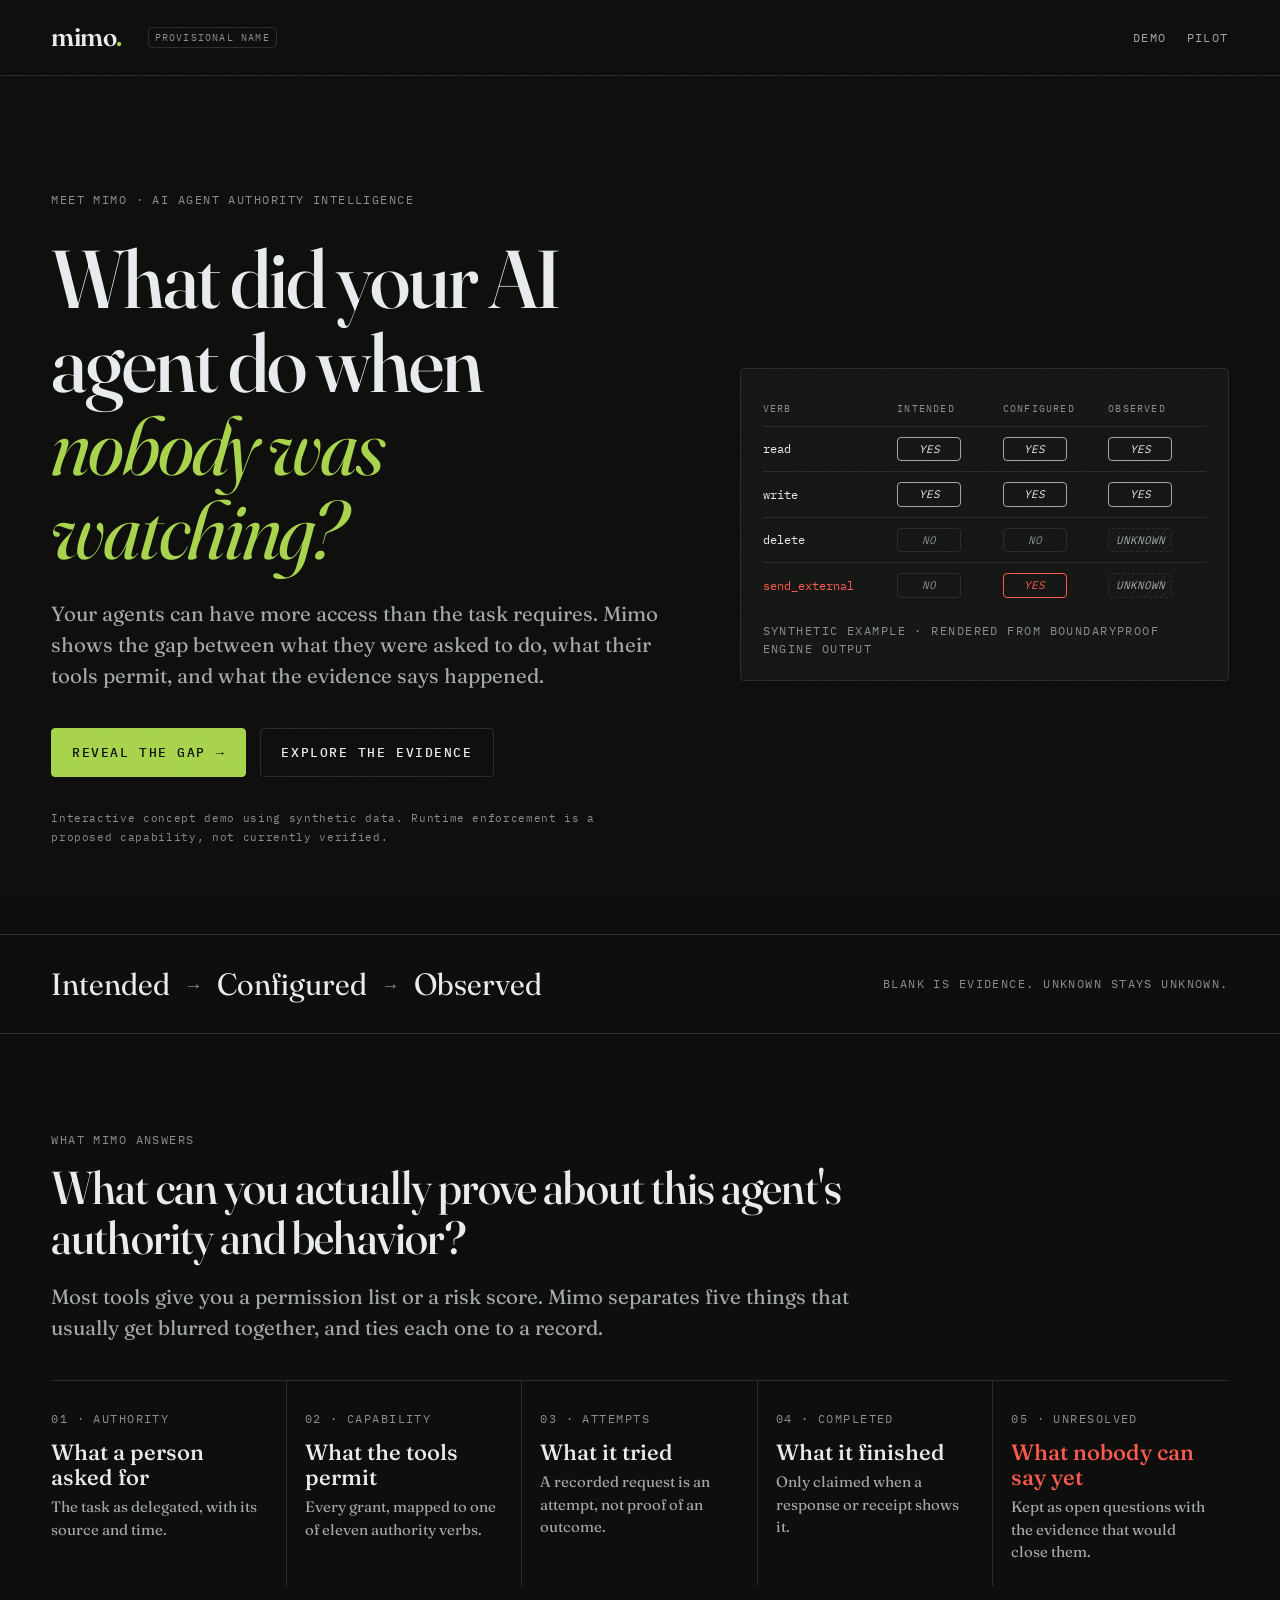
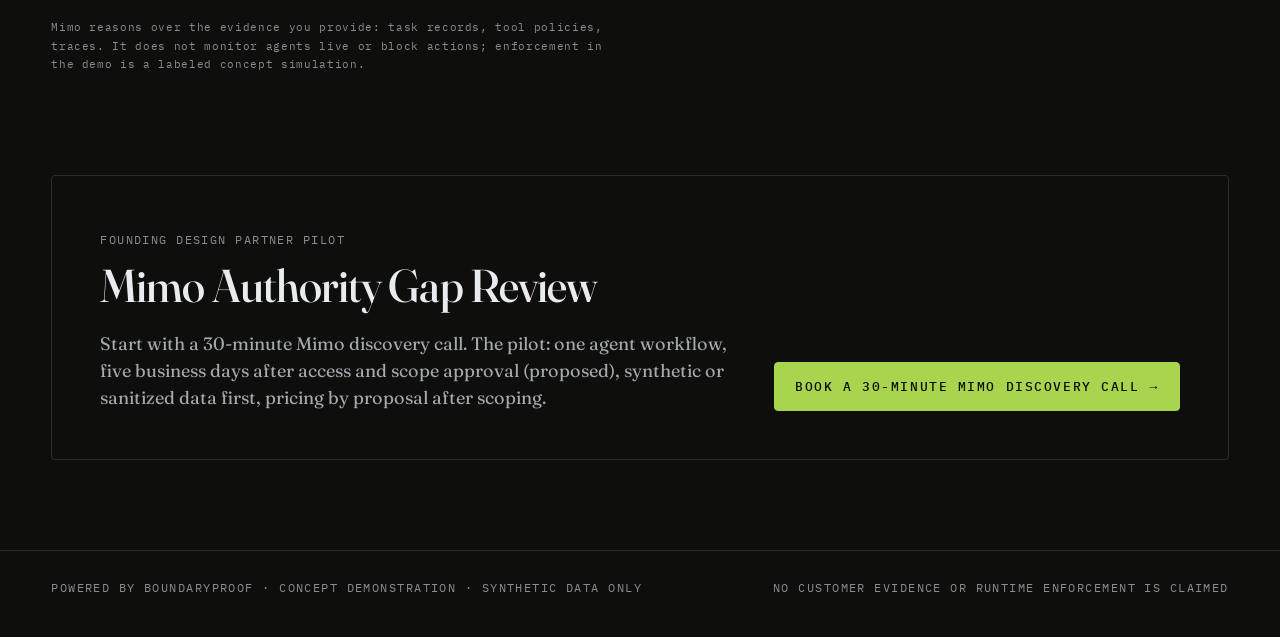
<file: demo/index.html>
<!DOCTYPE html>
<html lang="en">
<head>
<meta charset="utf-8">
<meta name="viewport" content="width=device-width, initial-scale=1">
<title>Mimo · Agent authority, made visible (concept demo)</title>
<meta name="description" content="See the gap between what an AI agent was asked to do, what its tools permit, and what the evidence says happened. Concept demo using synthetic data.">
<meta name="robots" content="noindex">
<link rel="icon" href="data:image/svg+xml,%3Csvg xmlns=%22http://www.w3.org/2000/svg%22 viewBox=%220 0 16 16%22%3E%3Crect width=%2216%22 height=%2216%22 fill=%22%230E0F0D%22/%3E%3Crect x=%2211%22 y=%2211%22 width=%223%22 height=%223%22 fill=%22%23A9D44D%22/%3E%3C/svg%3E">
<link rel="stylesheet" href="css/style.css">
<script src="js/core.js"></script>
<script src="js/copy.js"></script>
<script src="js/engine-data.js"></script>
<script src="js/ui-common.js"></script>
</head>
<body>
<header class="bar">
  <a class="wordmark" href="index.html" data-internal>mimo<span class="dot">.</span></a>
  <span class="provisional" title="Working name pending naming clearance">Provisional name</span>
  <nav style="margin-left:auto">
    <a href="demo.html" data-internal class="hide-sm">Demo</a>
    <a href="pilot.html" data-internal>Pilot</a>
  </nav>
</header>

<main>
  <section class="hero" data-variant-root>
    <div>
      <div class="label eyebrow" data-copy="eyebrow"></div>
      <h1 data-copy-html="headline"></h1>
      <p class="subhead" data-copy="subhead"></p>
      <div class="cta-row">
        <a class="btn" id="primary-cta" href="demo.html" data-internal><span data-copy="cta"></span> <span class="arrow" aria-hidden="true">→</span></a>
        <a class="btn ghost" id="secondary-cta" href="demo.html#proof" data-internal data-copy="secondaryCta"></a>
      </div>
      <p class="disclosure" data-copy="disclosure"></p>
    </div>

    <figure class="figure" aria-label="Example authority matrix with one mismatch" style="margin:0">
      <div class="figrow head"><span>Verb</span><span>Intended</span><span>Configured</span><span>Observed</span></div>
      <div id="fig-rows"></div>
      <figcaption class="figcap label">Synthetic example · rendered from BoundaryProof engine output</figcaption>
    </figure>
  </section>

  <div class="proofstrip" aria-label="Proof strip">
    <span class="step">Intended</span><span class="sep">→</span>
    <span class="step">Configured</span><span class="sep">→</span>
    <span class="step">Observed</span>
    <span class="label" style="margin-left:auto">Blank is evidence. Unknown stays unknown.</span>
  </div>

  <section class="section">
    <span class="label">What Mimo answers</span>
    <h2 style="margin-top:12px;max-width:20em">What can you actually prove about this agent's authority and behavior?</h2>
    <p class="subhead" style="max-width:40em">Most tools give you a permission list or a risk score. Mimo separates five things that usually get blurred together, and ties each one to a record.</p>
    <div class="ladder">
      <div><span class="label">01 · Authority</span><h3>What a person asked for</h3><p>The task as delegated, with its source and time.</p></div>
      <div><span class="label">02 · Capability</span><h3>What the tools permit</h3><p>Every grant, mapped to one of eleven authority verbs.</p></div>
      <div><span class="label">03 · Attempts</span><h3>What it tried</h3><p>A recorded request is an attempt, not proof of an outcome.</p></div>
      <div><span class="label">04 · Completed</span><h3>What it finished</h3><p>Only claimed when a response or receipt shows it.</p></div>
      <div class="unk"><span class="label">05 · Unresolved</span><h3>What nobody can say yet</h3><p>Kept as open questions with the evidence that would close them.</p></div>
    </div>
    <p class="disclosure">Mimo reasons over the evidence you provide: task records, tool policies, traces. It does not monitor agents live or block actions; enforcement in the demo is a labeled concept simulation.</p>
  </section>

  <section class="section" style="padding-top:0">
    <div class="pilot-band">
      <div>
        <span class="label">Founding design partner pilot</span>
        <h2 style="margin-top:10px" data-copy="pilotHeadline"></h2>
        <p data-copy="pilotLine"></p>
      </div>
      <a class="btn" id="pilot-cta" href="pilot.html#request" data-internal><span data-copy="pilotCta"></span> <span class="arrow" aria-hidden="true">→</span></a>
    </div>
  </section>
</main>

<footer class="foot">
  <span class="label">Powered by BoundaryProof · Concept demonstration · Synthetic data only</span>
  <span class="label">No customer evidence or runtime enforcement is claimed</span>
</footer>

<script>
(function () {
  var M = window.Mimo, copy = window.MimoCopy.forVariant(M.ctx.variant);
  document.documentElement.setAttribute("data-variant", copy.variant);
  document.querySelectorAll("[data-copy]").forEach(function (el) { el.textContent = copy[el.getAttribute("data-copy")]; });
  document.querySelectorAll("[data-copy-html]").forEach(function (el) { el.innerHTML = copy[el.getAttribute("data-copy-html")]; });
  // Figure rows come straight from the real engine's matrix for the demo scenario.
  var rows = window.MIMO_ENGINE.assessment.matrix.filter(function (r) { return ["read", "write", "send_external", "delete"].indexOf(r.verb) >= 0; });
  document.getElementById("fig-rows").innerHTML = rows.map(function (r) {
    var hot = r.verb === "send_external";
    function cell(v, isHot) { return "<span><i class='cell-state " + (isHot ? "hot" : v) + "'>" + v + "</i></span>"; }
    return "<div class='figrow" + (hot ? " hot" : "") + "'><span class='verb'>" + r.verb + "</span>" +
      cell(r.intended) + cell(r.configured, hot && r.configured !== r.intended) + cell(r.observed) + "</div>";
  }).join("");
  M.analytics.track("landing_view", { page: "landing", angle: copy.angle });
  document.getElementById("primary-cta").addEventListener("click", function () {
    try { sessionStorage.setItem("mimo.entry", "primary_cta"); } catch (e) {}
  });
  document.getElementById("secondary-cta").addEventListener("click", function () {
    try { sessionStorage.setItem("mimo.entry", "secondary_cta"); } catch (e) {}
  });
  document.getElementById("pilot-cta").addEventListener("click", function () {
    M.analytics.track("pilot_cta_click", { from: "landing" });
  });
})();
</script>
</body>
</html>
</file>
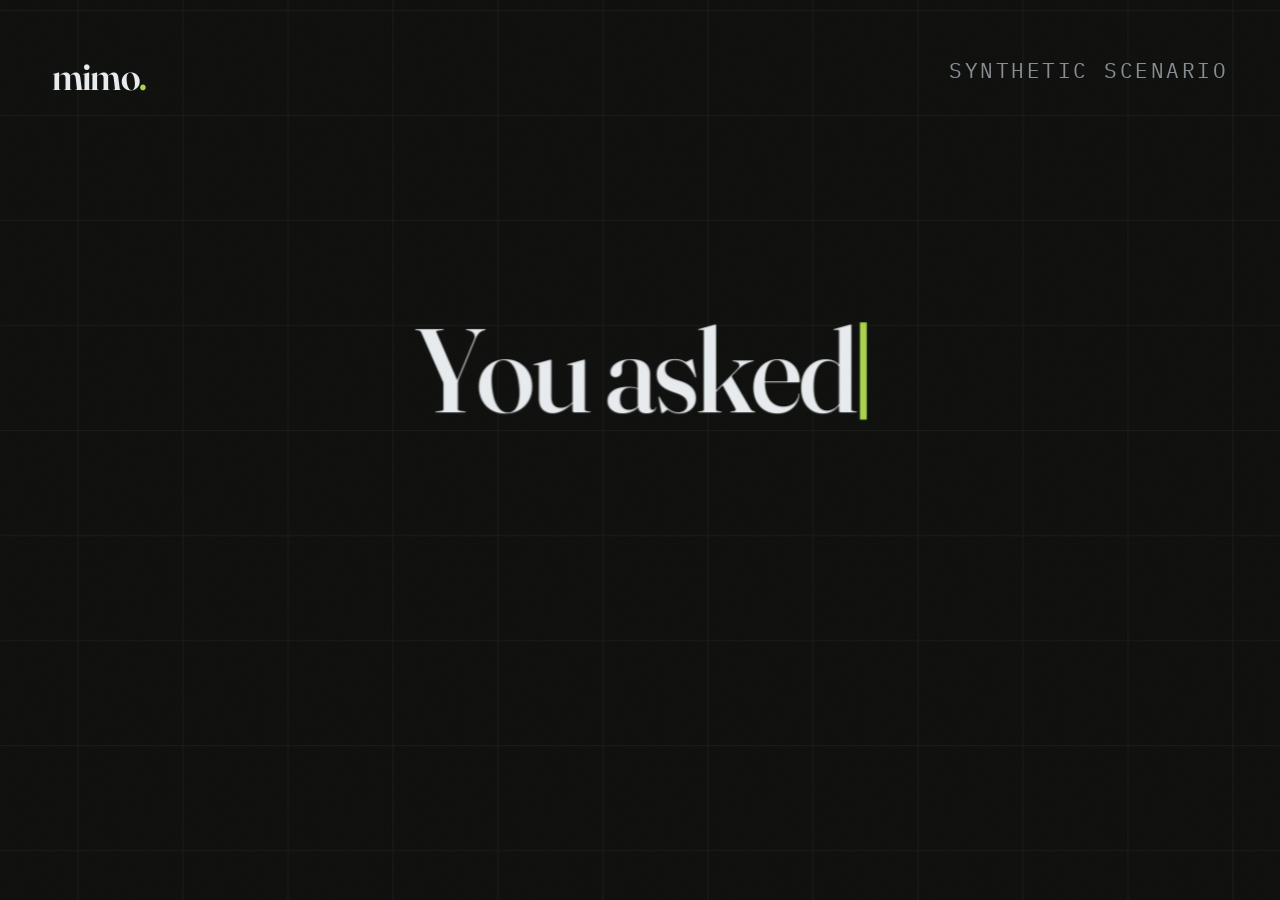
<file: demo/motion/index.html>
<!DOCTYPE html>
<html lang="en">
<head>
<meta charset="utf-8">
<meta name="viewport" content="width=device-width, initial-scale=1">
<title>Mimo · 50-second product film (synthetic data)</title>
<meta name="robots" content="noindex">
<!--
  Motion piece in the grammar of a SaaS launch film: kinetic type, floating UI
  in perspective, camera push-ins, a cursor beat, a dark-to-light "check"
  section, a three-beat benefit line and a logo outro. Palette stays Redacted
  (no glows, no purple gradients, no bouncy easing).

  Deterministic: the whole frame is a pure function of time. window.seek(t)
  renders time t in seconds; demo/tools/render_motion.py steps it at 30 fps.
  Opening the page plays it in real time. ?t=12.5 freezes on one frame.
  Every number and id on screen comes from the synthetic scenario and the
  real BoundaryProof engine output for it.
-->
<style>
@font-face { font-family: "Fraunces"; src: url(../fonts/fraunces-opsz.woff2) format("woff2-variations"); font-weight: 100 900; font-style: normal; }
@font-face { font-family: "Fraunces"; src: url(../fonts/fraunces-opsz-italic.woff2) format("woff2-variations"); font-weight: 100 900; font-style: italic; }
@font-face { font-family: "Plex Mono"; src: url(../fonts/plex-mono-400.woff2) format("woff2"); font-weight: 400; }
@font-face { font-family: "Plex Mono"; src: url(../fonts/plex-mono-500.woff2) format("woff2"); font-weight: 500; }
@font-face { font-family: "Plex Mono"; src: url(../fonts/plex-mono-600.woff2) format("woff2"); font-weight: 600; }
:root {
  --bg: #0E0F0D; --bg2: #151714; --text: #E8ECEF; --muted: #878D91; --line: #2A2D2A;
  --accent: #A9D44D; --alert: #FF5A4E; --paper: #E8ECEF; --ink: #0E0F0D; --paper-line: #C9CFD3;
  --serif: "Fraunces", Georgia, serif; --mono: "Plex Mono", ui-monospace, monospace;
  /* stage unit: 1u = 1/100 of the shorter stage side, so 16:9 and 4:5 share one layout */
  --u: min(1.05vw, 1.45vh);
}
* { box-sizing: border-box; }
html, body { margin: 0; height: 100%; background: var(--bg); overflow: hidden; }
body { color: var(--text); font-family: var(--serif); -webkit-font-smoothing: antialiased; font-variation-settings: "opsz" 144; }
#stage { position: fixed; inset: 0; overflow: hidden; perspective: calc(240 * var(--u)); }
#paper { position: absolute; inset: 0; background: var(--paper); }
#grain { position: absolute; inset: 0; pointer-events: none; opacity: .035; z-index: 50;
  background-image: url("data:image/svg+xml;utf8,<svg xmlns='http://www.w3.org/2000/svg' width='200' height='200'><filter id='n'><feTurbulence type='fractalNoise' baseFrequency='.9' numOctaves='2' stitchTiles='stitch'/></filter><rect width='100%' height='100%' filter='url(%23n)'/></svg>"); }
#grid { position: absolute; inset: -10%; z-index: 0; opacity: .5;
  background-image: linear-gradient(var(--line) 1px, transparent 1px), linear-gradient(90deg, var(--line) 1px, transparent 1px);
  background-size: calc(8 * var(--u)) calc(8 * var(--u)); }
.scene { position: absolute; inset: 0; display: flex; flex-direction: column; align-items: center; justify-content: center; gap: calc(3 * var(--u)); transform-style: preserve-3d; }
.k { will-change: transform, opacity, filter; transform-style: preserve-3d; }
.big { font-weight: 500; letter-spacing: -.03em; line-height: 1.02; text-align: center; font-size: calc(9 * var(--u)); max-width: 92vw; }
.mid { font-weight: 500; letter-spacing: -.025em; line-height: 1.05; text-align: center; font-size: calc(6.4 * var(--u)); max-width: 90vw; }
.mono { font-family: var(--mono); letter-spacing: .12em; text-transform: uppercase; font-size: calc(1.6 * var(--u)); }
.alert { color: var(--alert); } .accent { color: var(--accent); } .muted { color: var(--muted); }
.caret { display: inline-block; width: calc(.5 * var(--u)); height: .82em; background: var(--accent); vertical-align: -.06em; margin-left: .06em; }
em.unk { font-style: italic; color: var(--muted); text-decoration: underline dashed var(--alert); text-decoration-thickness: calc(.35 * var(--u)); text-underline-offset: .14em; }
.card { background: var(--bg2); border: calc(.18 * var(--u)) solid var(--line); border-radius: calc(.6 * var(--u)); padding: calc(2.2 * var(--u)) calc(2.6 * var(--u)); }
.paper .card { background: #fff; border-color: var(--paper-line); color: var(--ink); }
.row { display: flex; gap: calc(2 * var(--u)); align-items: stretch; justify-content: center; flex-wrap: wrap; }
.tool { width: calc(30 * var(--u)); }
.tool .n { font-family: var(--mono); font-size: calc(2.6 * var(--u)); }
.tool .d { color: var(--muted); font-size: calc(1.9 * var(--u)); margin: calc(1 * var(--u)) 0 calc(1.6 * var(--u)); }
.pill { display: inline-block; font-family: var(--mono); font-size: calc(1.5 * var(--u)); letter-spacing: .12em; text-transform: uppercase; padding: calc(.5 * var(--u)) calc(1 * var(--u)); border-radius: calc(.5 * var(--u)); border: calc(.15 * var(--u)) solid currentColor; margin-right: calc(.6 * var(--u)); }
.pill.fill { background: var(--accent); color: var(--bg); border-color: var(--accent); font-weight: 600; }
.tool.out { border-color: var(--alert); } .tool.out .n { color: var(--alert); }
.trace { width: min(86vw, calc(120 * var(--u))); font-family: var(--mono); font-size: calc(2.3 * var(--u)); padding: 0; }
.trace .l { display: grid; grid-template-columns: 7em 6em 1fr auto; gap: 1.2em; padding: calc(1.6 * var(--u)) calc(2.4 * var(--u)); border-bottom: calc(.15 * var(--u)) solid var(--line); align-items: center; }
.trace .l:last-child { border-bottom: 0; }
.trace .t, .trace .i { color: var(--muted); }
.trace .st { font-size: .7em; letter-spacing: .1em; padding: .3em .6em; border: calc(.15 * var(--u)) solid var(--line); border-radius: .3em; color: var(--muted); }
.trace .l.hot { background: rgba(255,90,78,.08); } .trace .l.hot .c { color: var(--alert); }
.trace .l.hot .st { color: var(--alert); border-color: var(--alert); border-style: dashed; }
.wordmark { font-weight: 600; letter-spacing: -.03em; font-size: calc(16 * var(--u)); line-height: 1; }
.wordmark .dot { color: var(--accent); display: inline-block; }
.col { width: calc(30 * var(--u)); text-align: left; }
.col h4 { margin: 0; font-family: var(--mono); font-weight: 500; letter-spacing: .14em; font-size: calc(1.8 * var(--u)); }
.col .q { color: #5F666A; font-size: calc(1.8 * var(--u)); margin: calc(.6 * var(--u)) 0 calc(2 * var(--u)); }
.col .v { font-family: var(--mono); font-size: calc(4.6 * var(--u)); font-weight: 600; letter-spacing: .04em; }
.col .src { font-family: var(--mono); font-size: calc(1.3 * var(--u)); color: #5F666A; margin-top: calc(1.4 * var(--u)); letter-spacing: .06em; }
.col.hot { border-color: var(--alert) !important; } .col.hot .v { color: var(--alert); }
.col.unk { border-style: dashed !important; border-color: var(--alert) !important; background: repeating-linear-gradient(135deg, #fff 0 calc(.9*var(--u)), #FBEDEC calc(.9*var(--u)) calc(1*var(--u))) !important; }
.col.unk .v { color: #5F666A; }
.gap { font-family: var(--mono); font-weight: 600; letter-spacing: .16em; font-size: calc(2.2 * var(--u)); color: #fff; background: var(--alert); padding: calc(1 * var(--u)) calc(1.8 * var(--u)); border-radius: calc(.5 * var(--u)); }
.ev { width: min(86vw, calc(84 * var(--u))); position: relative; }
.ev .li { display: grid; grid-template-columns: 5.5em 1fr; gap: 1em; font-size: calc(2.4 * var(--u)); padding: calc(1.3 * var(--u)) 0; border-bottom: calc(.15 * var(--u)) solid var(--line); }
.ev .li:last-child { border-bottom: 0; }
.ev .id { font-family: var(--mono); color: var(--accent); }
.ev .s { font-family: var(--mono); font-size: .62em; color: var(--muted); margin-top: .3em; letter-spacing: .04em; }
.bracket { position: absolute; width: calc(5 * var(--u)); height: calc(5 * var(--u)); border: calc(.45 * var(--u)) solid var(--accent); }
.bracket.tl { left: calc(-1.4 * var(--u)); top: calc(-1.4 * var(--u)); border-right: 0; border-bottom: 0; }
.bracket.tr { right: calc(-1.4 * var(--u)); top: calc(-1.4 * var(--u)); border-left: 0; border-bottom: 0; }
.bracket.bl { left: calc(-1.4 * var(--u)); bottom: calc(-1.4 * var(--u)); border-right: 0; border-top: 0; }
.bracket.br { right: calc(-1.4 * var(--u)); bottom: calc(-1.4 * var(--u)); border-left: 0; border-top: 0; }
.scan { position: absolute; left: 0; right: 0; height: calc(.3 * var(--u)); background: var(--accent); opacity: .7; }
.tile { width: calc(30 * var(--u)); }
.tile .k2 { font-family: var(--mono); font-size: calc(1.5 * var(--u)); letter-spacing: .14em; text-transform: uppercase; color: var(--muted); }
.tile .v2 { font-size: calc(4.4 * var(--u)); line-height: 1.05; margin-top: calc(1 * var(--u)); }
.tile .s2 { font-family: var(--mono); font-size: calc(1.3 * var(--u)); color: var(--muted); margin-top: calc(1.2 * var(--u)); letter-spacing: .05em; }
.tile.unk { border-style: dashed; border-color: var(--alert); background: repeating-linear-gradient(135deg, var(--bg2) 0 calc(.9*var(--u)), #1E1714 calc(.9*var(--u)) calc(1*var(--u))); }
.gatecard { width: min(86vw, calc(88 * var(--u))); border-style: dashed; border-color: var(--muted); }
.gatecard .q3 { font-size: calc(3.4 * var(--u)); line-height: 1.2; margin: calc(1.6 * var(--u)) 0 calc(2.6 * var(--u)); }
.btn { display: inline-block; font-family: var(--mono); font-size: calc(1.9 * var(--u)); letter-spacing: .12em; text-transform: uppercase; padding: calc(1.4 * var(--u)) calc(2.2 * var(--u)); border-radius: calc(.5 * var(--u)); border: calc(.18 * var(--u)) solid var(--line); margin-right: calc(1.2 * var(--u)); color: var(--text); }
.btn.primary { background: var(--accent); color: var(--bg); border-color: var(--accent); font-weight: 600; }
.simtag { font-family: var(--mono); font-size: calc(1.4 * var(--u)); letter-spacing: .14em; text-transform: uppercase; color: var(--muted); border: calc(.15 * var(--u)) dashed var(--muted); padding: calc(.5 * var(--u)) calc(.9 * var(--u)); border-radius: calc(.4 * var(--u)); display: inline-block; }
.cursor { position: absolute; width: calc(3.2 * var(--u)); height: calc(3.2 * var(--u)); z-index: 40; }
.ring { width: calc(22 * var(--u)); height: calc(22 * var(--u)); }
.endpill { font-family: var(--mono); font-size: calc(2 * var(--u)); letter-spacing: .1em; background: var(--ink); color: var(--paper); padding: calc(1.2 * var(--u)) calc(2.2 * var(--u)); border-radius: calc(5 * var(--u)); }
.foot { position: absolute; left: 0; right: 0; bottom: calc(4 * var(--u)); text-align: center; }
.corner { position: absolute; left: calc(4 * var(--u)); top: calc(4 * var(--u)); font-family: var(--serif); font-weight: 600; font-size: calc(3 * var(--u)); letter-spacing: -.02em; }
.corner .dot { color: var(--accent); }
.badge { position: absolute; right: calc(4 * var(--u)); top: calc(4.4 * var(--u)); }
/* portrait (4:5) tweaks */
@media (max-aspect-ratio: 1/1) {
  .row.cols { flex-direction: column; align-items: center; gap: calc(1.6 * var(--u)); }
  .col, .tile, .tool { width: calc(78 * var(--u)); }
  .col .v, .tile .v2 { font-size: calc(5 * var(--u)); }
  .col .q { margin-bottom: calc(1 * var(--u)); }
  .trace .l { grid-template-columns: 1fr auto; } .trace .i { display: none; } .trace .t { display: none; }
}
</style>
</head>
<body>
<div id="stage">
  <div id="paper" class="k" data-k="paper"></div>
  <div id="grid" class="k" data-k="grid"></div>
  <div class="corner k" data-k="corner">mimo<span class="dot">.</span></div>
  <div class="badge k mono muted" data-k="badge">Synthetic scenario</div>

  <!-- S1 0-5: the ask -->
  <section class="scene k" data-k="s1">
    <div class="big k" data-k="s1a"><span data-type="s1a">You asked your AI agent</span><span class="caret k" data-k="caret1"></span></div>
    <div class="big k accent" data-k="s1b"><em style="font-style:italic;font-weight:400" data-type="s1b">for a summary.</em></div>
  </section>

  <!-- S2 5-10: the grant -->
  <section class="scene k" data-k="s2">
    <div class="mid k" data-k="s2a">It had permission to <span class="alert">export customer records.</span></div>
    <div class="row k" data-k="s2row">
      <div class="card tool k" data-k="t1"><div class="n">tickets.read</div><div class="d">Read support tickets</div><span class="pill accent">In task</span></div>
      <div class="card tool k" data-k="t2"><div class="n">summaries.write</div><div class="d">Save a summary</div><span class="pill accent">In task</span></div>
      <div class="card tool out k" data-k="t3"><div class="n">customers.export</div><div class="d">Export rows to an external destination</div><span class="pill alert">Not in task</span></div>
    </div>
  </section>

  <!-- S3 10-15: the attempt -->
  <section class="scene k" data-k="s3">
    <div class="card trace k" data-k="trace">
      <div class="l k" data-k="l1"><span class="t">14:02:19</span><span class="i">TC-7781</span><span class="c">tickets.read(queue: "support")</span><span class="st">completed</span></div>
      <div class="l k" data-k="l2"><span class="t">14:02:27</span><span class="i">TC-7782</span><span class="c">customers.export(rows: 2400)</span><span class="st">completion unknown</span></div>
      <div class="l k" data-k="l3"><span class="t">14:02:41</span><span class="i">TC-7783</span><span class="c">summaries.write(themes: 5)</span><span class="st">completed</span></div>
    </div>
    <div class="mid alert k" data-k="s3a">It attempted an export.</div>
  </section>

  <!-- S4 15-19: the unknown -->
  <section class="scene k" data-k="s4">
    <div class="big k" data-k="s4a">Did it complete?</div>
    <div class="big k" data-k="s4b"><em class="unk">We don't know.</em></div>
    <div class="mono muted k" data-k="s4c">The trace records the request. No response. No receipt.</div>
  </section>

  <!-- S5 19-23: meet -->
  <section class="scene k" data-k="s5">
    <div class="mid muted k" data-k="s5a">Meet</div>
    <div class="wordmark k" data-k="s5b">mimo<span class="dot k" data-k="s5dot">.</span></div>
    <div class="k" data-k="s5c"><span class="pill fill">What can you actually prove?</span></div>
  </section>

  <!-- S6 23-26: quick check (light) -->
  <section class="scene k" data-k="s6" style="color:var(--ink)">
    <div class="mid k" data-k="s6a"><span data-type="s6a">Time for a quick check</span></div>
  </section>

  <!-- S7 26-33: three columns (light) -->
  <section class="scene paper k" data-k="s7" style="color:var(--ink)">
    <div class="row cols k" data-k="s7row">
      <div class="card col k" data-k="c1"><h4>INTENDED</h4><div class="q">What the user authorized</div><div class="v">NO</div><div class="src">EV-01 · REQ-0412</div></div>
      <div class="card col hot k" data-k="c2"><h4>CONFIGURED</h4><div class="q">What the tools permit</div><div class="v">YES</div><div class="src">EV-02 · mock-tool-policy.json</div></div>
      <div class="card col unk k" data-k="c3"><h4>OBSERVED</h4><div class="q">What the evidence establishes</div><div class="v">UNKNOWN</div><div class="src">EV-05 · TC-7782</div></div>
    </div>
    <div class="k" data-k="s7gap"><span class="gap">AUTHORITY GAP · send_external</span></div>
  </section>

  <!-- S8 33-40: evidence + three answers (dark) -->
  <section class="scene k" data-k="s8">
    <div class="card ev k" data-k="ev">
      <span class="bracket tl"></span><span class="bracket tr"></span><span class="bracket bl"></span><span class="bracket br"></span>
      <div class="scan k" data-k="scan"></div>
      <div class="li"><span class="id">EV-01</span><div>Task scope: summarize five complaints. No export requested.<div class="s">document · user request REQ-0412</div></div></div>
      <div class="li"><span class="id">EV-02</span><div>Tool policy grants customers.export.<div class="s">config · mock-tool-policy.json</div></div></div>
      <div class="li"><span class="id">EV-05</span><div>customers.export requested, rows = 2400. No response recorded.<div class="s">log · trace TC-7782</div></div></div>
    </div>
  </section>
  <section class="scene k" data-k="s8b">
    <div class="row cols k" data-k="tiles">
      <div class="card tile k" data-k="g1"><div class="k2">Risk severity</div><div class="v2">Critical</div><div class="s2">Engine · F-01</div></div>
      <div class="card tile k" data-k="g2"><div class="k2">Evidence confidence</div><div class="v2">Medium</div><div class="s2">Engine · EV-01, EV-02, EV-05</div></div>
      <div class="card tile unk k" data-k="g3"><div class="k2">Action outcome</div><div class="v2">Attempted.<br><span class="alert">Completion UNKNOWN.</span></div><div class="s2">From the dossier, not detected live</div></div>
    </div>
  </section>

  <!-- S9 40-45: simulated gate + report -->
  <section class="scene k" data-k="s9">
    <div class="card gatecard k" data-k="gate">
      <span class="simtag">Concept simulation · not live enforcement</span>
      <div class="q3">support-summarizer-01 wants to export 2,400 customer rows. The request was a summary.</div>
      <span class="btn primary k" data-k="holdbtn">Hold for approval</span><span class="btn">Allow once</span>
    </div>
    <svg class="cursor k" data-k="cursor" viewBox="0 0 24 24"><path d="M3 2 L3 20 L8 15 L11.5 22 L14.5 20.6 L11 13.8 L18 13.8 Z" fill="#E8ECEF" stroke="#0E0F0D" stroke-width="1.2" stroke-linejoin="round"/></svg>
  </section>
  <section class="scene k" data-k="s9b">
    <svg class="ring k" data-k="ring" viewBox="0 0 100 100" aria-hidden="true">
      <circle cx="50" cy="50" r="44" fill="none" stroke="#2A2D2A" stroke-width="4"/>
      <circle class="k" data-k="ringarc" cx="50" cy="50" r="44" fill="none" stroke="#A9D44D" stroke-width="4" stroke-linecap="round" pathLength="100" stroke-dasharray="100" transform="rotate(-90 50 50)"/>
      <path class="k" data-k="tick" d="M31 51 L45 64 L70 38" fill="none" stroke="#A9D44D" stroke-width="5" stroke-linecap="round" stroke-linejoin="round" pathLength="100" stroke-dasharray="100"/>
    </svg>
    <div class="mid k" data-k="s9a">Evidence report ready.</div>
    <div class="mono muted k" data-k="s9c">Real BoundaryProof engine output · synthetic scenario</div>
  </section>

  <!-- S10 45-49: benefits (light) -->
  <section class="scene k" data-k="s10" style="color:var(--ink)">
    <div class="big k" data-k="b1">See the gap.</div>
    <div class="big k" data-k="b2">Keep the unknowns.</div>
    <div class="big k" data-k="b3"><em style="font-weight:400">Prove it.</em></div>
  </section>

  <!-- S11 49-53: outro (light) -->
  <section class="scene k" data-k="s11" style="color:var(--ink)">
    <div class="wordmark k" data-k="o1">mimo<span class="dot">.</span></div>
    <div class="k" data-k="o2"><span class="endpill">becomingbeta.com/mimo</span></div>
    <div class="mono k" data-k="o3" style="color:#5F666A">Book a 30-minute Mimo discovery call</div>
    <div class="foot mono k" data-k="o4" style="color:#5F666A;font-size:calc(1.2*var(--u))">Synthetic data · Powered by BoundaryProof · Mimo is a provisional name</div>
  </section>

  <div id="grain"></div>
</div>

<script>
(function () {
  "use strict";
  var DURATION = 53;
  var E = {
    lin: function (x) { return x; },
    out: function (x) { return 1 - Math.pow(1 - x, 3); },          // calm decel, no overshoot
    io: function (x) { return x < .5 ? 4 * x * x * x : 1 - Math.pow(-2 * x + 2, 3) / 2; },
    expo: function (x) { return x === 1 ? 1 : 1 - Math.pow(2, -10 * x); }
  };
  var el = {}; document.querySelectorAll("[data-k]").forEach(function (n) { el[n.getAttribute("data-k")] = n; });
  var typed = {}; document.querySelectorAll("[data-type]").forEach(function (n) { typed[n.getAttribute("data-type")] = { n: n, full: n.textContent }; });

  // Tween list: [key, t0, t1, from, to, ease]. Props: o, x, y, s, rx, ry, z, blur, dash (svg), bg (paper wipe %), cls (discrete).
  var T = [];
  function tw(k, t0, t1, from, to, ease) { T.push([k, t0, t1, from, to, ease || "out"]); }
  function scene(k, a, b) { tw(k, a, a + .35, { o: 0 }, { o: 1 }, "io"); tw(k, b - .35, b, { o: 1 }, { o: 0 }, "io"); }
  function rise(k, t, d, dy) { tw(k, t, t + (d || .7), { o: 0, y: dy == null ? 40 : dy, blur: 8 }, { o: 1, y: 0, blur: 0 }, "out"); }
  var TYPE = []; function type(k, t0, t1) { TYPE.push([k, t0, t1]); }

  // global
  ["corner", "badge"].forEach(function (k) {
    tw(k, 0, .6, { o: 0 }, { o: 1 });
    tw(k, 22.6, 23.0, { o: 1 }, { o: 0 }, "io"); tw(k, 33.0, 33.5, { o: 0 }, { o: 1 }, "io");
    tw(k, 44.6, 45.0, { o: 1 }, { o: 0 }, "io");
  });
  tw("grid", 0, 23, { o: .5, s: 1.0, y: 0 }, { o: .5, s: 1.12, y: -30 }, "lin");
  tw("grid", 22.6, 23.2, { o: .5 }, { o: 0 }, "io");
  // paper: dark -> light at 23, back to dark at 33, light again at 45
  tw("paper", 0, .01, { o: 0 }, { o: 0 });
  tw("paper", 22.7, 23.4, { o: 0, s: .02 }, { o: 1, s: 1 }, "expo");
  tw("paper", 32.6, 33.2, { o: 1 }, { o: 0 }, "io");
  tw("paper", 44.7, 45.4, { o: 0, s: .02 }, { o: 1, s: 1 }, "expo");

  // S1 0-5
  scene("s1", 0, 5.2);
  type("s1a", .3, 2.1); tw("s1a", 0, .01, { o: 1 }, { o: 1 });
  tw("caret1", 0, .01, { o: 1 }, { o: 1 }); tw("caret1", 2.4, 2.45, { o: 1 }, { o: 0 }, "lin");
  rise("s1b", 2.4, .8);
  tw("s1", 0, 5.2, { s: 1 }, { s: 1.06 }, "lin");

  // S2 5-10: headline, then cards fly in tilted, camera pushes to the export card
  scene("s2", 5, 10.2);
  rise("s2a", 5.2, .7);
  rise("t1", 5.9, .8, 120); rise("t2", 6.15, .8, 120); rise("t3", 6.4, .8, 120);
  tw("s2row", 5.9, 7.4, { rx: 22, ry: -14 }, { rx: 8, ry: -6 }, "out");
  var TALL = innerHeight > innerWidth;
  tw("s2row", 7.6, 9.6, { rx: 8, ry: -6, s: 1, x: 0, y: 0 }, TALL ? { rx: 0, ry: 0, s: 1.12, x: 0, y: -130 } : { rx: 0, ry: 0, s: 1.22, x: -170, y: 0 }, "io");
  tw("t1", 7.8, 8.6, { o: 1 }, { o: .35 }, "io"); tw("t2", 7.8, 8.6, { o: 1 }, { o: .35 }, "io");
  tw("s2a", 7.6, 8.2, { o: 1 }, { o: 0 }, "io");

  // S3 10-15: trace in 3D, lines appear, hot line, headline
  scene("s3", 10, 15.2);
  tw("trace", 10, 11.4, { rx: 26, ry: 10, s: .9, o: 0 }, { rx: 10, ry: 4, s: 1, o: 1 }, "out");
  rise("l1", 10.4, .5, 20); rise("l2", 10.9, .5, 20); rise("l3", 11.4, .5, 20);
  tw("l2", 12.2, 12.25, { cls: "" }, { cls: "hot" }, "lin");
  tw("l1", 12.2, 12.8, { o: 1 }, { o: .4 }); tw("l3", 12.2, 12.8, { o: 1 }, { o: .4 });
  tw("trace", 12.2, 14.6, { rx: 10, ry: 4, s: 1 }, { rx: 0, ry: 0, s: 1.12 }, "io");
  rise("s3a", 12.8, .6, 30);

  // S4 15-19
  scene("s4", 15, 19.2);
  rise("s4a", 15.2, .6); rise("s4b", 16.2, .7); rise("s4c", 17.1, .6, 16);
  tw("s4", 15, 19.2, { s: 1 }, { s: 1.05 }, "lin");

  // S5 19-23: Meet -> wordmark -> pill
  scene("s5", 19, 23);
  rise("s5a", 19.15, .5, 16); tw("s5a", 20.1, 20.5, { o: 1 }, { o: .0 }, "io");
  tw("s5b", 20.2, 21.0, { o: 0, s: .86, blur: 10 }, { o: 1, s: 1, blur: 0 }, "out");
  tw("s5dot", 20.8, 21.2, { o: 0, y: -60 }, { o: 1, y: 0 }, "out");
  rise("s5c", 21.3, .6, 20);

  // S6 23-26: light. typewriter
  scene("s6", 23.2, 26);
  type("s6a", 23.5, 24.9); tw("s6a", 23.2, 23.21, { o: 1 }, { o: 1 });

  // S7 26-33: three columns in perspective, then gap pill
  scene("s7", 26, 33);
  tw("s7row", 26, 27.6, { rx: 30, ry: 18, s: .9 }, { rx: 12, ry: 8, s: 1 }, "out");
  rise("c1", 26.1, .7, 80); rise("c2", 26.6, .7, 80); rise("c3", 27.1, .7, 80);
  tw("s7row", 27.8, 31.4, { rx: 12, ry: 8, s: 1 }, { rx: 0, ry: 0, s: 1.04 }, "io");
  rise("s7gap", 29.4, .6, 24);

  // S8 33-40: evidence card scan, then three tiles
  scene("s8", 33, 36.9); scene("s8b", 36.5, 40.2);
  tw("ev", 33.1, 34.1, { o: 0, rx: 18, s: .94 }, { o: 1, rx: 0, s: 1 }, "out");
  tw("scan", 34.0, 36.2, { o: .7, y: 0 }, { o: .7, y: 1 }, "io");     // y is fraction of card height (handled below)
  tw("scan", 36.2, 36.5, { o: .7 }, { o: 0 }, "io");
  tw("ev", 34.1, 36.9, { s: 1 }, { s: 1.04 }, "lin");
  tw("tiles", 36.6, 36.61, { o: 1 }, { o: 1 });
  rise("g1", 36.7, .6, 60); rise("g2", 37.0, .6, 60); rise("g3", 37.3, .6, 60);
  tw("tiles", 36.7, 40, { s: 1 }, { s: 1.04 }, "lin");

  // S9 40-45: cursor clicks Hold (simulated), then report-ready ring
  scene("s9", 40, 43.2); scene("s9b", 42.8, 45);
  tw("gate", 40.1, 40.9, { o: 0, rx: 16, y: 40 }, { o: 1, rx: 0, y: 0 }, "out");
  tw("cursor", 40.6, 41.0, { o: 0 }, { o: 1 }, "io");
  tw("cursor", 40.6, 41.9, { x: 520, y: 260 }, { x: 0, y: 0 }, "io");   // relative to target, set below
  tw("holdbtn", 42.0, 42.12, { s: 1 }, { s: .95 }, "out"); tw("holdbtn", 42.12, 42.3, { s: .95 }, { s: 1 }, "out");
  tw("cursor", 42.4, 42.7, { o: 1 }, { o: 0 }, "io");
  tw("gate", 42.6, 43.1, { o: 1, s: 1 }, { o: 0, s: .96 }, "io");
  tw("ring", 42.9, 43.3, { o: 0, s: .9 }, { o: 1, s: 1 }, "out");
  tw("ringarc", 43.0, 43.9, { dash: 100 }, { dash: 0 }, "io");
  tw("tick", 43.6, 44.1, { dash: 100 }, { dash: 0 }, "out");
  rise("s9a", 43.8, .5, 20); rise("s9c", 44.1, .4, 10);

  // S10 45-49
  scene("s10", 45.1, 49);
  rise("b1", 45.3, .5, 30); rise("b2", 46.3, .5, 30); rise("b3", 47.3, .5, 30);

  // S11 49-53
  scene("s11", 49, 53.4);
  tw("o1", 49.1, 49.9, { o: 0, s: .9, blur: 10 }, { o: 1, s: 1, blur: 0 }, "out");
  rise("o2", 49.9, .6, 24); rise("o3", 50.4, .6, 16); tw("o4", 50.8, 51.4, { o: 0 }, { o: 1 }, "io");

  // ---- renderer ----
  var DEF = { o: 1, x: 0, y: 0, s: 1, rx: 0, ry: 0, blur: 0 };
  var U = Math.min(1.05 * innerWidth, 1.45 * innerHeight) / 100 / 10.8;
  var order = T.slice().sort(function (a, b) { return a[1] - b[1]; });
  var keys = Object.keys(el);
  function cursorTarget() {
    var b = el.holdbtn.getBoundingClientRect(), s = el.s9.getBoundingClientRect();
    return { x: b.left - s.left + b.width * .55, y: b.top - s.top + b.height * .55 };
  }
  function seek(t) {
    var st = {};
    keys.forEach(function (k) { st[k] = {}; });
    // initial values = "from" of each prop's earliest tween
    order.forEach(function (tw) { var s = st[tw[0]]; Object.keys(tw[3]).forEach(function (p) { if (!(p in s)) s[p] = tw[3][p]; }); });
    order.forEach(function (tw) {
      if (t < tw[1]) return;
      var p = tw[2] > tw[1] ? Math.min(1, (t - tw[1]) / (tw[2] - tw[1])) : 1, e = E[tw[5]](p), s = st[tw[0]];
      Object.keys(tw[4]).forEach(function (q) {
        if (q === "cls") { s.cls = p >= 1 ? tw[4].cls : tw[3].cls; return; }
        var a = tw[3][q] != null ? tw[3][q] : (s[q] != null ? s[q] : DEF[q]);
        s[q] = a + (tw[4][q] - a) * e;
      });
    });
    keys.forEach(function (k) {
      var s = st[k], n = el[k];
      if (k === "paper") { n.style.opacity = s.o == null ? 0 : s.o; n.style.clipPath = "circle(" + ((s.s == null ? 1 : s.s) * 75) + "% at 50% 50%)"; return; }
      if (s.dash != null) { n.style.strokeDashoffset = s.dash; }
      if (k === "scan") { var h = el.ev.offsetHeight; n.style.top = ((s.y || 0) * (h - 4)) + "px"; n.style.opacity = s.o == null ? 0 : s.o; return; }
      var o = s.o == null ? 1 : s.o;
      if (k === "cursor") { var c = cursorTarget(); n.style.left = (c.x + (s.x || 0) * U) + "px"; n.style.top = (c.y + (s.y || 0) * U) + "px"; n.style.opacity = o; n.style.visibility = o <= .001 ? "hidden" : "visible"; return; }
      n.style.opacity = o;
      n.style.visibility = o <= .001 ? "hidden" : "visible";
      var tr = "";
      if (s.x || s.y) tr += "translate3d(" + ((s.x || 0) * U) + "px," + ((s.y || 0) * U) + "px,0) ";
      if (s.rx) tr += "rotateX(" + s.rx + "deg) ";
      if (s.ry) tr += "rotateY(" + s.ry + "deg) ";
      if (s.s != null && s.s !== 1) tr += "scale(" + s.s + ")";
      n.style.transform = tr;
      n.style.filter = s.blur > .05 ? "blur(" + s.blur + "px)" : "";
      if ("cls" in s) { n.classList.toggle("hot", s.cls === "hot"); }
    });
    TYPE.forEach(function (ty) {
      var d = typed[ty[0]], p = Math.max(0, Math.min(1, (t - ty[1]) / (ty[2] - ty[1])));
      // word-by-word, like the reference
      var words = d.full.split(" "), n = Math.round(p * words.length);
      d.n.textContent = words.slice(0, n).join(" ") || " ";
    });
    document.documentElement.setAttribute("data-t", t.toFixed(3));
  }
  window.seek = seek; window.MOTION_DURATION = DURATION;
  var q = /[?&]t=([\d.]+)/.exec(location.search);
  function start() {
    if (q) { seek(parseFloat(q[1])); return; }
    if (/[?&]render=1/.test(location.search)) { seek(0); return; }   // renderer drives time
    var t0 = performance.now();
    (function loop() { var t = (performance.now() - t0) / 1000; seek(Math.min(t, DURATION)); if (t < DURATION) requestAnimationFrame(loop); })();
  }
  (document.fonts && document.fonts.ready ? document.fonts.ready : Promise.resolve()).then(start);
})();
</script>
</body>
</html>
</file>
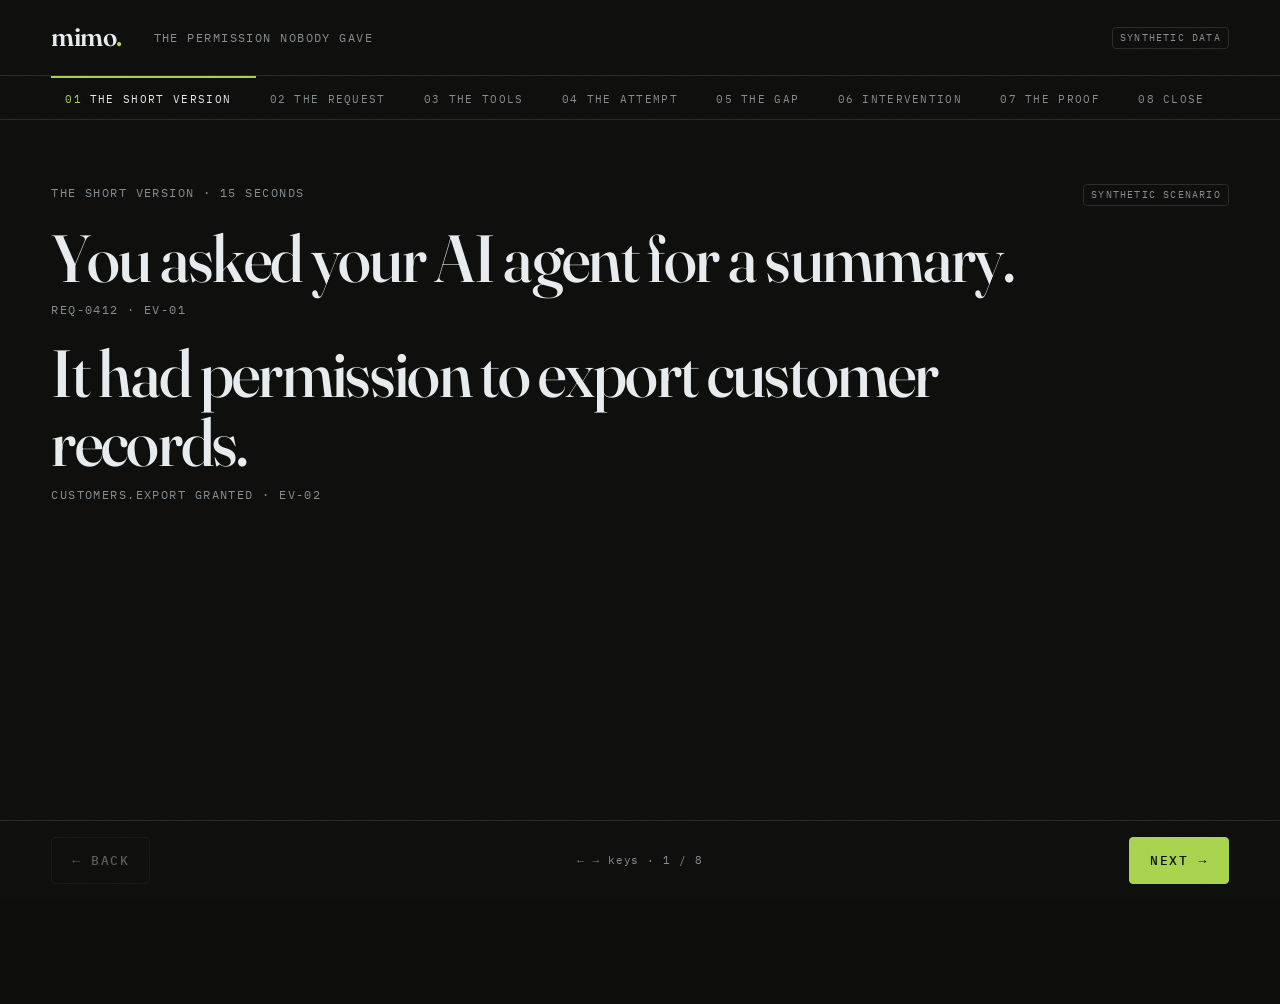
<file: demo/demo.html>
<!DOCTYPE html>
<html lang="en">
<head>
<meta charset="utf-8">
<meta name="viewport" content="width=device-width, initial-scale=1">
<title>The Permission Nobody Gave · Mimo concept demo</title>
<meta name="robots" content="noindex">
<link rel="icon" href="data:image/svg+xml,%3Csvg xmlns=%22http://www.w3.org/2000/svg%22 viewBox=%220 0 16 16%22%3E%3Crect width=%2216%22 height=%2216%22 fill=%22%230E0F0D%22/%3E%3Crect x=%2211%22 y=%2211%22 width=%223%22 height=%223%22 fill=%22%23A9D44D%22/%3E%3C/svg%3E">
<link rel="stylesheet" href="css/style.css">
<script src="js/core.js"></script>
<script src="js/scenario.js"></script>
<script src="js/engine-data.js"></script>
<script src="js/ui-common.js"></script>
</head>
<body>
<div class="demo">
  <div>
    <header class="bar">
      <a class="wordmark" href="index.html" data-internal>mimo<span class="dot">.</span></a>
      <span class="label" style="margin-right:auto;margin-left:16px" id="demo-title">The Permission Nobody Gave</span>
      <span class="tag synthetic" title="Every record in this demo is invented">Synthetic data</span>
    </header>
    <nav class="rail" id="rail" aria-label="Demo scenes"></nav>
  </div>

  <main class="stage" id="stage">

    <!-- 0. HOOK -->
    <section class="scene" data-scene="hook" aria-labelledby="h-hook">
      <div class="scene-head"><span class="label">The short version · 15 seconds</span><span class="tag synthetic">Synthetic scenario</span></div>
      <h2 id="h-hook" class="sr-only">The short version</h2>
      <ol class="hook" id="hook-lines"></ol>
      <p class="hook-foot label" id="hook-foot">Every line points to a record in the evidence dossier. The evidence follows.</p>
    </section>

    <!-- 1. REQUEST -->
    <section class="scene" data-scene="request" aria-labelledby="h-request">
      <div class="scene-head"><span class="label">Scene 1 · The ordinary request</span><span class="tag sim">Simulated agent run</span></div>
      <h2 id="h-request">A support agent gets a simple job.</h2>
      <p class="lede">Nothing unusual. A person asks for a summary; the agent reads tickets and writes one.</p>
      <div class="two">
        <div class="panel">
          <div class="panel-h"><span class="label">Request <span id="req-id"></span></span><span class="label" id="req-at"></span></div>
          <div class="panel-b">
            <div class="request-bubble" id="req-text"></div>
            <div class="request-meta label" id="req-from"></div>
          </div>
          <div class="panel-h" style="border-top:1px solid var(--line)"><span class="label">Agent progress</span><span class="label">support-summarizer-01</span></div>
          <div class="panel-b">
            <ol class="steps" id="steps">
              <li><span class="tick">●</span><span>Read this week's tickets</span><span>tickets.read</span></li>
              <li><span class="tick">●</span><span>Group complaints into themes</span><span>—</span></li>
              <li><span class="tick">●</span><span>Save the summary</span><span>summaries.write</span></li>
            </ol>
            <div class="tickets" id="tickets" aria-label="Synthetic tickets"></div>
          </div>
        </div>
        <div class="panel">
          <div class="panel-h"><span class="label">Output · five themes</span><span class="tag synthetic">Synthetic</span></div>
          <div class="panel-b">
            <ol class="summary-list" id="summary"></ol>
            <p class="muted" style="font-size:15px;margin:16px 0 0">Useful, correct, on task. If you stopped watching here, this run looks clean.</p>
          </div>
        </div>
      </div>
    </section>

    <!-- 2. TOOLS -->
    <section class="scene" data-scene="tools" aria-labelledby="h-tools">
      <div class="scene-head"><span class="label">Scene 1b · What the agent was handed</span><span class="tag synthetic">Mock tool policy</span></div>
      <h2 id="h-tools">Three tools were configured. The task needed two.</h2>
      <p class="lede">The tool policy granted an export capability that the request never called for. Configured is not the same as authorized.</p>
      <div class="tools" id="tools"></div>
    </section>

    <!-- 3. ATTEMPT -->
    <section class="scene" data-scene="attempt" aria-labelledby="h-attempt">
      <div class="scene-head"><span class="label">Scene 2 · The unexpected discovery</span><span class="tag sim">Synthetic trace</span></div>
      <h2 id="h-attempt">Between reading and writing, one more call.</h2>
      <p class="lede">The trace records the request. It does not record a response, a completion, or where the rows went.</p>
      <div class="panel trace" id="trace" role="list"></div>
      <div class="freeze" id="freeze">Nobody asked it to do that.</div>
    </section>

    <!-- 4. GAP -->
    <section class="scene" data-scene="gap" aria-labelledby="h-gap">
      <div class="scene-head"><span class="label">Scene 3 · Reveal the authority gap</span><span class="tag engine">Matrix + finding: engine output</span></div>
      <h2 id="h-gap">Three columns that should agree. They don't.</h2>
      <div class="ico" id="ico">
        <div class="col"><h3>INTENDED</h3><p class="q">What the user authorized</p><p class="big" id="col-i-big"></p><div id="col-i"></div></div>
        <div class="col"><h3>CONFIGURED</h3><p class="q">What tools and credentials permit</p><p class="big" id="col-c-big"></p><div id="col-c"></div></div>
        <div class="col"><h3>OBSERVED</h3><p class="q">What the evidence establishes</p><p class="big" id="col-o-big"></p><div id="col-o"></div></div>
      </div>
      <div class="states-note label">Attempted vs completed · trace + engine <span class="tag sim">Synthetic trace</span> <span class="tag engine">Engine unknown</span> <span class="muted" style="text-transform:none;letter-spacing:.02em">The attempt comes from the evidence dossier, not from live monitoring. An attempt is not a capability: the cell stays UNKNOWN and the engine opens an unknown.</span></div>
      <div class="states" id="states"></div>
      <div class="gapflag" id="gapflag"></div>
      <details class="tech" id="matrix-details">
        <summary>Full 11-verb matrix (engine output)</summary>
        <div class="scroll-x"><table class="matrix" id="matrix"></table></div>
      </details>
    </section>

    <!-- 5. INTERVENE -->
    <section class="scene" data-scene="intervene" aria-labelledby="h-intervene">
      <div class="scene-head"><span class="label">Scene 4 · The intervention</span></div>
      <h2 id="h-intervene">Two ways to respond.</h2>
      <p class="lede">Audit-only is what the engine does today. Enforcement is a proposal, shown as a labeled simulation.</p>
      <div class="modes" role="group" aria-label="Intervention mode">
        <button type="button" data-mode="audit" aria-pressed="true">Audit-only</button>
        <button type="button" data-mode="enforce" aria-pressed="false">Proposed enforcement</button>
      </div>
      <div class="mode-pane active" data-pane="audit">
        <div class="triad" id="triad" aria-label="Three separate answers"></div>
        <div class="panel engine-frame finding" id="finding-card"></div>
      </div>
      <div class="mode-pane" data-pane="enforce">
        <div class="panel sim-frame gate">
          <div class="scene-head"><span class="tag sim">Concept simulation · not live enforcement</span><span class="label">Replay of synthetic trace</span></div>
          <p class="soft" style="font-size:15px;margin:12px 0 16px">A small JavaScript function replays the synthetic trace against the engine's intended column. It is not connected to any agent runtime and blocks nothing outside this page.</p>
          <div class="trace panel" id="gate-trace" style="background:var(--bg)"></div>
          <div style="margin-top:18px" id="gate-card">
            <div class="decision" id="gate-decision"></div>
            <div class="q" id="gate-q"></div>
            <div class="gate-actions">
              <button class="btn ghost" type="button" data-gate="deny">Deny</button>
              <button class="btn ghost" type="button" data-gate="approve">Approve once</button>
            </div>
            <div class="gate-result" id="gate-result" aria-live="polite"></div>
          </div>
        </div>
      </div>
    </section>

    <!-- 6. PROOF -->
    <section class="scene" data-scene="proof" id="proof" aria-labelledby="h-proof">
      <div class="scene-head"><span class="label">Scene 5 · The proof</span><button class="btn ghost small" type="button" id="open-drawer">Open evidence drawer</button></div>
      <h2 id="h-proof">An evidence report, not a risk score.</h2>
      <div class="report">
        <div class="panel">
          <div class="panel-h"><span class="label">Evidence report · F-01</span><span class="tag engine">Engine output</span></div>
          <div class="panel-b"><div class="kv" id="report-kv"></div></div>
        </div>
        <div style="display:grid;gap:20px">
          <div class="panel">
            <div class="panel-h"><span class="label">Evidence register</span><span class="tag engine">Engine output</span></div>
            <div class="panel-b"><ul class="ev-list" id="ev-list"></ul></div>
          </div>
          <div class="panel" id="unknowns-panel">
            <div class="panel-h"><span class="label">Unknowns</span><span class="tag gap">Open</span></div>
            <div class="panel-b" id="unknowns"></div>
          </div>
        </div>
      </div>
    </section>

    <!-- 7. END -->
    <section class="scene" data-scene="end" aria-labelledby="h-end">
      <div class="endcard">
        <span class="label">mimo<span class="accent">.</span> makes agent authority visible</span>
        <h2 id="h-end">Know what your AI agents are actually allowed to do.</h2>
        <div class="cta-row" style="margin-top:24px">
          <a class="btn" id="end-pilot-cta" href="pilot.html#request" data-internal>Book a 30-minute Mimo discovery call <span class="arrow" aria-hidden="true">→</span></a>
          <button class="btn ghost" type="button" id="replay">Replay demo</button>
        </div>
        <p class="disclosure">Interactive concept demo using synthetic data. Findings, matrix and evidence register are real BoundaryProof engine output for a synthetic scenario. Enforcement is a concept simulation, not a verified capability.</p>
      </div>
    </section>
  </main>

  <div class="controls">
    <button class="btn ghost" type="button" id="prev">← Back</button>
    <span class="hint">← → keys · <span id="pos"></span></span>
    <button class="btn" type="button" id="next">Next <span class="arrow" aria-hidden="true">→</span></button>
  </div>
</div>

<div class="scrim" id="scrim"></div>
<aside class="drawer" id="drawer" aria-hidden="true" aria-labelledby="drawer-h">
  <div class="panel-h"><span class="label" id="drawer-h">Evidence drawer · F-01</span><button class="btn ghost small" type="button" id="close-drawer">Close</button></div>
  <div class="panel-b" id="drawer-body"></div>
</aside>
<div class="captions" id="captions" aria-live="polite"></div>

<script src="js/demo.js"></script>
</body>
</html>
</file>
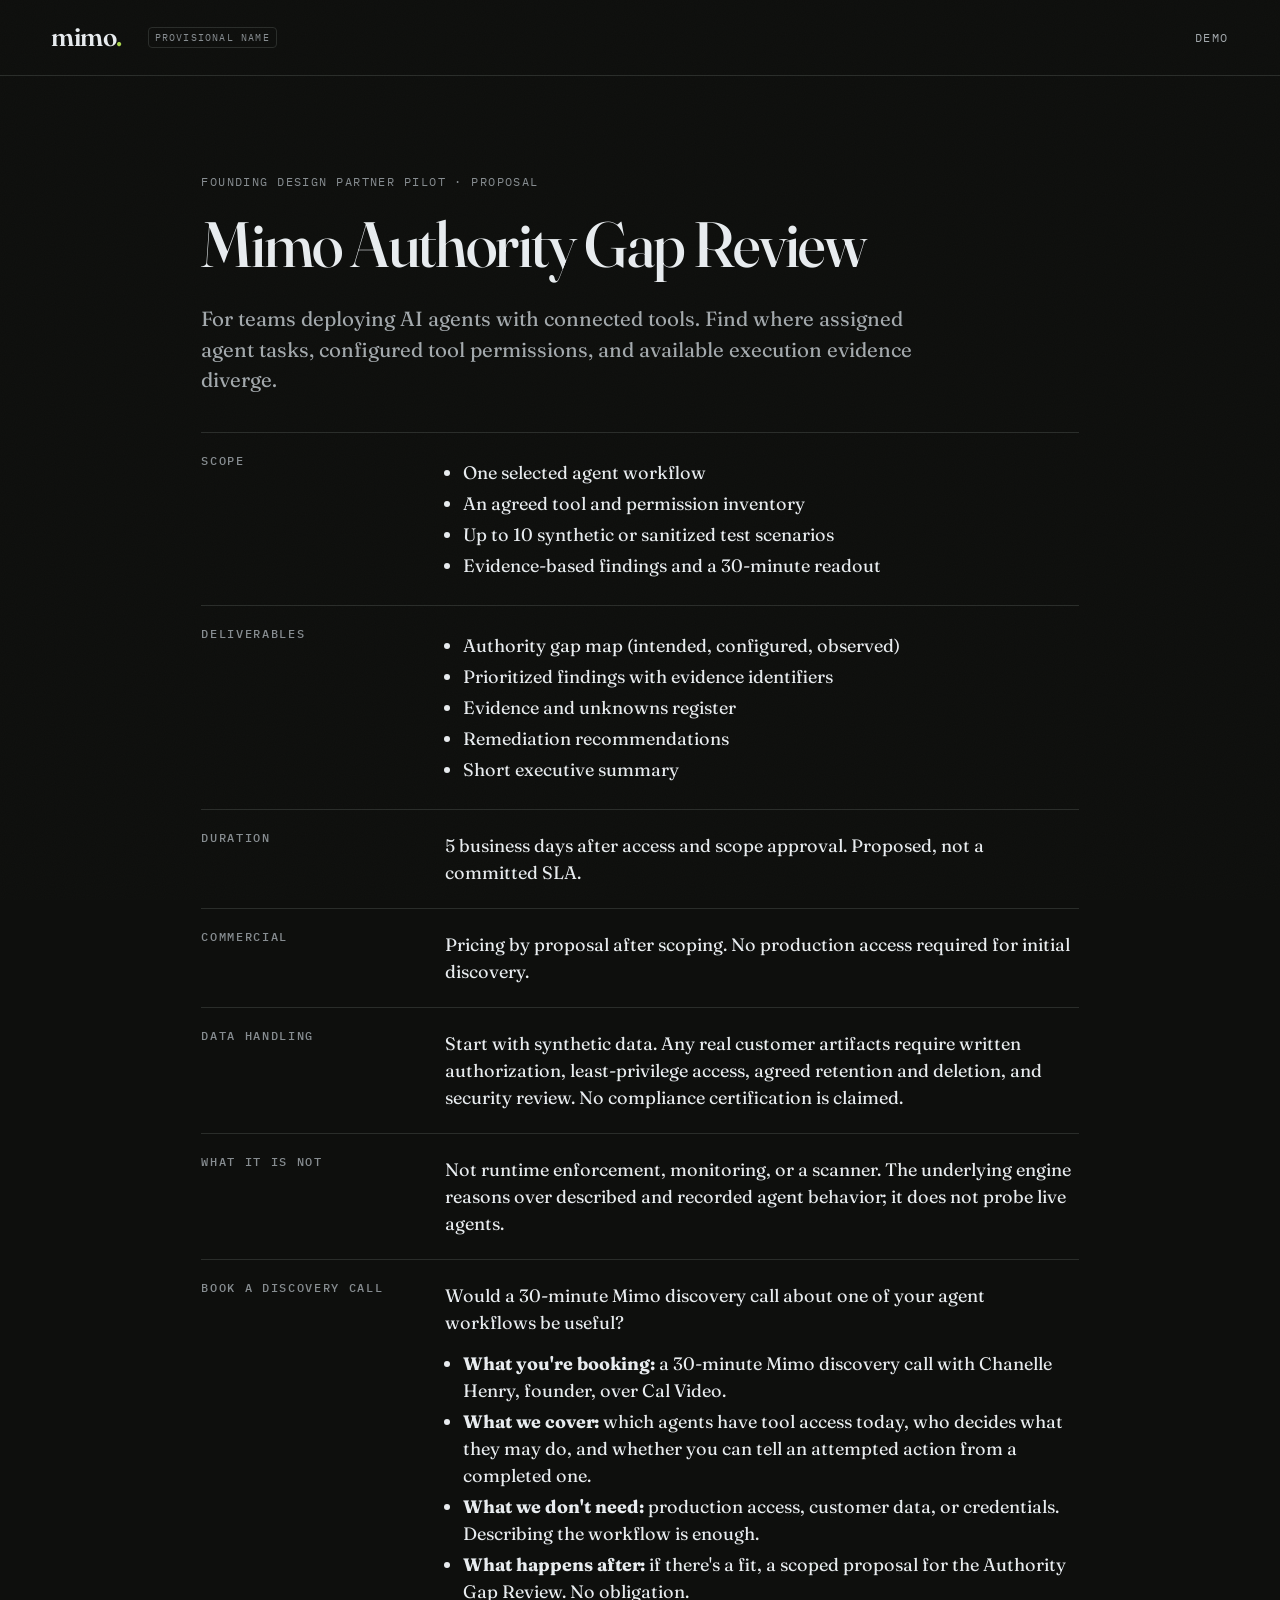
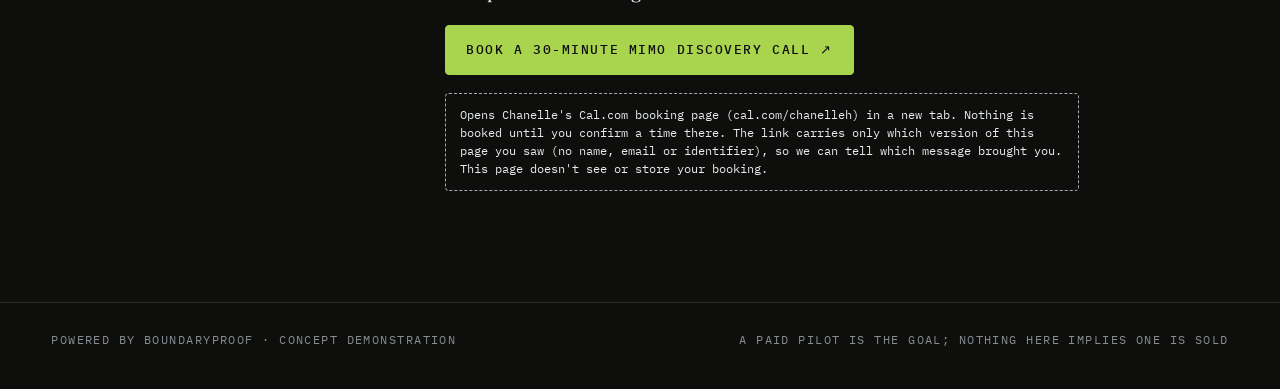
<file: demo/pilot.html>
<!DOCTYPE html>
<html lang="en">
<head>
<meta charset="utf-8">
<meta name="viewport" content="width=device-width, initial-scale=1">
<title>Mimo Authority Gap Review · Founding design partner pilot</title>
<meta name="robots" content="noindex">
<link rel="icon" href="data:image/svg+xml,%3Csvg xmlns=%22http://www.w3.org/2000/svg%22 viewBox=%220 0 16 16%22%3E%3Crect width=%2216%22 height=%2216%22 fill=%22%230E0F0D%22/%3E%3Crect x=%2211%22 y=%2211%22 width=%223%22 height=%223%22 fill=%22%23A9D44D%22/%3E%3C/svg%3E">
<link rel="stylesheet" href="css/style.css">
<script src="js/core.js"></script>
<script src="js/copy.js"></script>
<script src="js/ui-common.js"></script>
</head>
<body>
<header class="bar">
  <a class="wordmark" href="index.html" data-internal>mimo<span class="dot">.</span></a>
  <span class="provisional">Provisional name</span>
  <nav style="margin-left:auto"><a href="demo.html" data-internal>Demo</a></nav>
</header>

<main class="section doc">
  <span class="label">Founding design partner pilot · proposal</span>
  <h1 style="margin-top:18px">Mimo Authority Gap Review</h1>
  <p class="subhead">For teams deploying AI agents with connected tools. Find where assigned agent tasks, configured tool permissions, and available execution evidence diverge.</p>

  <div class="blk"><h2>Scope</h2><ul>
    <li>One selected agent workflow</li>
    <li>An agreed tool and permission inventory</li>
    <li>Up to 10 synthetic or sanitized test scenarios</li>
    <li>Evidence-based findings and a 30-minute readout</li>
  </ul></div>
  <div class="blk"><h2>Deliverables</h2><ul>
    <li>Authority gap map (intended, configured, observed)</li>
    <li>Prioritized findings with evidence identifiers</li>
    <li>Evidence and unknowns register</li>
    <li>Remediation recommendations</li>
    <li>Short executive summary</li>
  </ul></div>
  <div class="blk"><h2>Duration</h2><p>5 business days after access and scope approval. Proposed, not a committed SLA.</p></div>
  <div class="blk"><h2>Commercial</h2><p>Pricing by proposal after scoping. No production access required for initial discovery.</p></div>
  <div class="blk"><h2>Data handling</h2><p>Start with synthetic data. Any real customer artifacts require written authorization, least-privilege access, agreed retention and deletion, and security review. No compliance certification is claimed.</p></div>
  <div class="blk"><h2>What it is not</h2><p>Not runtime enforcement, monitoring, or a scanner. The underlying engine reasons over described and recorded agent behavior; it does not probe live agents.</p></div>

  <div class="blk" id="request">
    <h2>Book a discovery call</h2>
    <div>
      <p style="margin-bottom:14px">Would a 30-minute Mimo discovery call about one of your agent workflows be useful?</p>
      <ul style="margin-bottom:20px">
        <li><b>What you're booking:</b> a 30-minute Mimo discovery call with Chanelle Henry, founder, over Cal Video.</li>
        <li><b>What we cover:</b> which agents have tool access today, who decides what they may do, and whether you can tell an attempted action from a completed one.</li>
        <li><b>What we don't need:</b> production access, customer data, or credentials. Describing the workflow is enough.</li>
        <li><b>What happens after:</b> if there's a fit, a scoped proposal for the Authority Gap Review. No obligation.</li>
      </ul>
      <a class="btn" id="book-cta" href="https://cal.com/chanelleh/30min" target="_blank" rel="noopener">Book a 30-minute Mimo discovery call <span class="arrow" aria-hidden="true">↗</span><span class="sr-only"> (opens Cal.com in a new tab)</span></a>
      <p class="notice" style="margin-top:18px">Opens Chanelle's Cal.com booking page (cal.com/chanelleh) in a new tab. Nothing is booked until you confirm a time there. The link carries only which version of this page you saw (no name, email or identifier), so we can tell which message brought you. This page doesn't see or store your booking.</p>
    </div>
  </div>
</main>

<footer class="foot">
  <span class="label">Powered by BoundaryProof · Concept demonstration</span>
  <span class="label">A paid pilot is the goal; nothing here implies one is sold</span>
</footer>

<script>
(function () {
  var M = window.Mimo, C = window.MimoCore, copy = window.MimoCopy.SHARED;
  var cta = document.getElementById("book-cta");
  // Attribution: the visitor's variant rides on the booking link (utm_* and
  // metadata). Records only that the link was clicked; the booking itself
  // happens on Cal.com. qualified_request is logged by the operator.
  cta.href = C.bookingUrl(copy.bookingBase, M.ctx);
  cta.addEventListener("click", function () {
    M.analytics.track("pilot_cta_click", { from: "pilot_page", handoff: "calcom" });
  });
})();
</script>
</body>
</html>
</file>
<file: demo/css/style.css>
/* Mimo concept demo. Visual system: "Redacted" (Fraunces + IBM Plex Mono,
   near-black, one lime accent, alert red only for findings and gaps). */

@font-face { font-family: "Fraunces"; src: url(../fonts/fraunces-opsz.woff2) format("woff2-variations"); font-weight: 100 900; font-style: normal; font-display: swap; }
@font-face { font-family: "Fraunces"; src: url(../fonts/fraunces-opsz-italic.woff2) format("woff2-variations"); font-weight: 100 900; font-style: italic; font-display: swap; }
@font-face { font-family: "Plex Mono"; src: url(../fonts/plex-mono-400.woff2) format("woff2"); font-weight: 400; font-display: swap; }
@font-face { font-family: "Plex Mono"; src: url(../fonts/plex-mono-500.woff2) format("woff2"); font-weight: 500; font-display: swap; }
@font-face { font-family: "Plex Mono"; src: url(../fonts/plex-mono-600.woff2) format("woff2"); font-weight: 600; font-display: swap; }

:root {
  --bg: #0E0F0D;
  --bg-2: #151714;
  --bg-3: #1C1E1B;
  --text: #E8ECEF;
  --muted: #878D91;        /* text: 5.0:1+ on every surface (WCAG AA). Redacted spec #6B7175 kept for lines below */
  --muted-line: #6B7175;
  --soft: #A3A9AD;
  --line: #2A2D2A;
  --accent: #A9D44D;
  --alert: #FF5A4E;
  --serif: "Fraunces", "Iowan Old Style", Georgia, serif;
  --mono: "Plex Mono", ui-monospace, "SF Mono", Menlo, Consolas, monospace;
  --r: 4px;
  --stroke: 1.5px;
  --ease: cubic-bezier(.45, 0, .25, 1);
  --pad: clamp(20px, 4vw, 56px);
}

* { box-sizing: border-box; }
html { -webkit-text-size-adjust: 100%; overflow-x: clip; }
body { overflow-x: clip; }
body {
  margin: 0; background: var(--bg); color: var(--text);
  font-family: var(--serif); font-size: 18px; line-height: 1.5;
  font-variation-settings: "opsz" 14;
  -webkit-font-smoothing: antialiased;
}
/* 2% film grain, static (no motion) */
body::before {
  content: ""; position: fixed; inset: 0; pointer-events: none; z-index: 100; opacity: .02;
  background-image: url("data:image/svg+xml;utf8,<svg xmlns='http://www.w3.org/2000/svg' width='160' height='160'><filter id='n'><feTurbulence type='fractalNoise' baseFrequency='.9' numOctaves='2' stitchTiles='stitch'/></filter><rect width='100%' height='100%' filter='url(%23n)'/></svg>");
}
a { color: inherit; }
::selection { background: var(--accent); color: var(--bg); }
:focus-visible { outline: var(--stroke) solid var(--accent); outline-offset: 3px; }

.mono, .label {
  font-family: var(--mono); font-size: 12px; letter-spacing: .12em; text-transform: uppercase;
}
.label { color: var(--muted); }
.muted { color: var(--muted); }
.soft { color: var(--soft); }
.accent { color: var(--accent); }
.alert { color: var(--alert); }
.sr-only { position: absolute; width: 1px; height: 1px; overflow: hidden; clip: rect(0 0 0 0); white-space: nowrap; }

/* ---------- top bar ---------- */
.bar {
  display: flex; align-items: center; justify-content: space-between; gap: 16px;
  padding: 18px var(--pad); border-bottom: var(--stroke) solid var(--line);
}
.wordmark { font-family: var(--serif); font-weight: 600; font-size: 26px; letter-spacing: -.02em; text-decoration: none; font-variation-settings: "opsz" 72; }
.wordmark .dot { color: var(--accent); }
.provisional { font-family: var(--mono); font-size: 10px; letter-spacing: .12em; text-transform: uppercase; color: var(--muted); border: 1px solid var(--line); padding: 2px 6px; border-radius: var(--r); margin-left: 10px; vertical-align: middle; }
.bar nav { display: flex; gap: 20px; align-items: center; }
.bar nav a { font-family: var(--mono); font-size: 12px; letter-spacing: .12em; text-transform: uppercase; color: var(--soft); text-decoration: none; }
.bar nav a:hover { color: var(--text); }

/* ---------- buttons ---------- */
.btn {
  display: inline-flex; align-items: center; gap: 10px; cursor: pointer;
  font-family: var(--mono); font-size: 13px; letter-spacing: .12em; text-transform: uppercase; font-weight: 500;
  padding: 14px 20px; border-radius: var(--r); border: var(--stroke) solid var(--accent);
  background: var(--accent); color: var(--bg); text-decoration: none;
  transition: background .25s var(--ease), color .25s var(--ease), transform .25s var(--ease);
}
.btn:hover { background: transparent; color: var(--accent); }
.btn:active { transform: translateY(1px); }
.btn.ghost { background: transparent; color: var(--text); border-color: var(--line); }
.btn.ghost:hover { border-color: var(--text); }
.btn.small { padding: 9px 13px; font-size: 11px; }
.btn[disabled] { opacity: .35; cursor: not-allowed; }
.btn .arrow { transition: transform .25s var(--ease); }
.btn:hover .arrow { transform: translateX(3px); }

/* ---------- provenance tags: the core honesty device ---------- */
.tag {
  display: inline-flex; max-width: 100%; white-space: normal; align-items: center; gap: 6px;
  font-family: var(--mono); font-size: 10px; letter-spacing: .12em; text-transform: uppercase;
  padding: 3px 7px; border-radius: var(--r); line-height: 1.4;
}
.panel-h { flex-wrap: wrap; }
.report > div { min-width: 0; }
.tag.engine { background: var(--accent); color: var(--bg); font-weight: 600; }
.tag.sim { border: 1px dashed var(--soft); color: var(--soft); }
.tag.synthetic { border: 1px solid var(--line); color: var(--muted); }
.tag.gap { border: 1px solid var(--alert); color: var(--alert); }
.sim-frame { border: var(--stroke) dashed var(--soft) !important; position: relative; }
.engine-frame { border: var(--stroke) solid var(--accent) !important; }

/* ---------- landing ---------- */
.hero {
  padding: clamp(48px, 9vw, 120px) var(--pad) clamp(40px, 6vw, 80px);
  display: grid; grid-template-columns: minmax(0, 1.25fr) minmax(0, 1fr); gap: clamp(32px, 6vw, 96px); align-items: center;
}
.eyebrow { margin-bottom: 28px; }
h1 {
  font-family: var(--serif); font-weight: 500; letter-spacing: -.025em; line-height: 1.02; margin: 0 0 28px;
  font-size: clamp(42px, 6.4vw, 92px); font-variation-settings: "opsz" 144;
}
h1 em { font-style: italic; color: var(--accent); font-weight: 400; }
.subhead { font-size: clamp(18px, 1.6vw, 22px); color: var(--soft); max-width: 36em; margin: 0 0 36px; }
.cta-row { display: flex; flex-wrap: wrap; gap: 14px; align-items: center; }
.disclosure { margin-top: 32px; font-family: var(--mono); font-size: 11px; letter-spacing: .06em; color: var(--muted); max-width: 52em; line-height: 1.7; }

/* static "first frame" figure: three columns, one disagreement */
.figure { border: var(--stroke) solid var(--line); border-radius: var(--r); padding: 22px; background: var(--bg-2); }
.figure .figrow { display: grid; grid-template-columns: 1.3fr repeat(3, 1fr); gap: 8px; align-items: center; padding: 10px 0; border-bottom: 1px solid var(--line); font-family: var(--mono); font-size: 12px; }
.figure .figrow:last-child { border-bottom: 0; }
.figure .figrow.head { color: var(--muted); letter-spacing: .12em; font-size: 10px; text-transform: uppercase; }
.figure .figrow.hot { color: var(--text); }
.figure .figrow.hot .verb { color: var(--alert); }
.cell-state { display: inline-block; min-width: 64px; text-align: center; padding: 3px 6px; border-radius: var(--r); border: 1px solid var(--line); font-size: 11px; }
.cell-state.YES { border-color: var(--soft); color: var(--text); }
.cell-state.NO { color: var(--muted); }
.cell-state.UNKNOWN { color: var(--soft); border-style: dashed; background: repeating-linear-gradient(135deg, transparent 0 5px, rgba(232,236,239,.06) 5px 6px); }
.cell-state.hot { border-color: var(--alert); color: var(--alert); }
.figcap { margin-top: 14px; }

.proofstrip { display: flex; flex-wrap: wrap; align-items: center; gap: 18px; padding: 26px var(--pad); border-top: var(--stroke) solid var(--line); border-bottom: var(--stroke) solid var(--line); }
.proofstrip .step { font-family: var(--serif); font-size: clamp(22px, 2.4vw, 32px); font-variation-settings: "opsz" 72; }
.proofstrip .sep { color: var(--muted); font-family: var(--mono); }

.section { padding: clamp(48px, 7vw, 96px) var(--pad); }
.section h2 { font-family: var(--serif); font-weight: 500; font-size: clamp(30px, 3.6vw, 48px); letter-spacing: -.02em; line-height: 1.08; margin: 0 0 20px; font-variation-settings: "opsz" 96; }
.grid3 { display: grid; grid-template-columns: repeat(3, minmax(0, 1fr)); gap: 0; border-top: var(--stroke) solid var(--line); }
.grid3 > div { padding: 26px 26px 26px 0; border-right: 1px solid var(--line); }
.grid3 > div + div { padding-left: 26px; }
.grid3 > div:last-child { border-right: 0; }
.grid3 h3 { font-family: var(--serif); font-weight: 500; font-size: 24px; margin: 10px 0 8px; }
.grid3 p { color: var(--soft); margin: 0; font-size: 16px; }

.ladder { display: grid; grid-template-columns: repeat(5, minmax(0, 1fr)); border-top: var(--stroke) solid var(--line); margin-top: 28px; }
.ladder > div { padding: 22px 18px 22px 0; border-right: 1px solid var(--line); }
.ladder > div + div { padding-left: 18px; }
.ladder > div:last-child { border-right: 0; }
.ladder h3 { font-family: var(--serif); font-weight: 500; font-size: 22px; margin: 10px 0 6px; line-height: 1.15; }
.ladder p { color: var(--soft); margin: 0; font-size: 15px; }
.ladder .unk h3 { color: var(--alert); }
.pilot-band { display: grid; grid-template-columns: minmax(0, 1.4fr) auto; gap: 32px; align-items: end; border: var(--stroke) solid var(--line); border-radius: var(--r); padding: clamp(24px, 4vw, 48px); }
.pilot-band p { color: var(--soft); margin: 0; }

footer.foot { padding: 28px var(--pad) 40px; border-top: var(--stroke) solid var(--line); display: flex; flex-wrap: wrap; justify-content: space-between; gap: 12px; }

/* ---------- demo shell ---------- */
.demo { display: grid; grid-template-columns: minmax(0, 1fr); grid-template-rows: auto 1fr auto; min-height: 100vh; min-height: 100dvh; }
.rail { display: flex; gap: 0; padding: 0 var(--pad); border-bottom: var(--stroke) solid var(--line); overflow-x: auto; scrollbar-width: none; }
.rail::-webkit-scrollbar { display: none; }
.rail button {
  flex: 1 0 auto; background: none; border: 0; border-top: 2px solid transparent; color: var(--muted); cursor: pointer;
  font-family: var(--mono); font-size: 11px; letter-spacing: .12em; text-transform: uppercase; padding: 14px 14px 13px; text-align: left;
  transition: color .3s var(--ease), border-color .3s var(--ease);
}
.rail button .n { color: var(--muted); margin-right: 8px; }
.rail button.done { color: var(--soft); border-top-color: var(--line); }
.rail button.active { color: var(--text); border-top-color: var(--accent); }
.rail button.active .n { color: var(--accent); }

.stage { position: relative; padding: clamp(28px, 5vw, 64px) var(--pad); }
.scene { display: none; max-width: 1240px; margin: 0 auto; }
.scene.active { display: block; animation: fadein .6s var(--ease) both; }
@keyframes fadein { from { opacity: 0; transform: translateY(8px); } to { opacity: 1; transform: none; } }
.scene h2 { font-family: var(--serif); font-weight: 500; font-size: clamp(30px, 4.2vw, 58px); letter-spacing: -.025em; line-height: 1.04; margin: 10px 0 14px; font-variation-settings: "opsz" 144; }
.scene .lede { color: var(--soft); font-size: clamp(17px, 1.5vw, 20px); max-width: 44em; margin: 0 0 32px; }
.scene-head { display: flex; flex-wrap: wrap; justify-content: space-between; align-items: flex-start; gap: 12px; }

.controls { display: flex; justify-content: space-between; align-items: center; gap: 12px; padding: 16px var(--pad); border-top: var(--stroke) solid var(--line); background: var(--bg); position: sticky; bottom: 0; z-index: 5; }
.controls .hint { font-family: var(--mono); font-size: 11px; color: var(--muted); letter-spacing: .08em; }

.panel { border: var(--stroke) solid var(--line); border-radius: var(--r); background: var(--bg-2); }
.panel-h { display: flex; justify-content: space-between; align-items: center; gap: 10px; padding: 12px 16px; border-bottom: 1px solid var(--line); }
.panel-b { padding: 16px; }

/* scene 1 */
.two { display: grid; grid-template-columns: minmax(0, 1fr) minmax(0, 1fr); gap: 20px; align-items: start; }
.request-bubble { font-family: var(--serif); font-size: clamp(20px, 2vw, 26px); line-height: 1.35; font-variation-settings: "opsz" 48; }
.request-meta { margin-top: 14px; }
.steps { list-style: none; margin: 0; padding: 0; }
.steps li { display: grid; grid-template-columns: 22px 1fr auto; gap: 10px; align-items: baseline; padding: 10px 0; border-bottom: 1px solid var(--line); font-family: var(--mono); font-size: 13px; color: var(--muted); transition: color .4s var(--ease); }
.steps li:last-child { border-bottom: 0; }
.steps li.on { color: var(--text); }
.steps li .tick { color: var(--muted); }
.steps li.on .tick { color: var(--accent); }
.tickets { display: grid; grid-template-columns: repeat(2, minmax(0, 1fr)); gap: 6px; margin-top: 14px; }
.ticket { font-family: var(--mono); font-size: 11px; padding: 7px 9px; border: 1px solid var(--line); border-radius: var(--r); color: var(--soft); opacity: 0; transform: translateY(4px); transition: opacity .35s var(--ease), transform .35s var(--ease); }
.ticket.show { opacity: 1; transform: none; }
.ticket b { color: var(--muted); font-weight: 400; margin-right: 6px; }
.summary-list { margin: 0; padding: 0; list-style: none; counter-reset: s; }
.summary-list li { counter-increment: s; display: grid; grid-template-columns: 28px 1fr auto; gap: 8px; padding: 9px 0; border-bottom: 1px solid var(--line); opacity: 0; transition: opacity .4s var(--ease); }
.summary-list.show li { opacity: 1; }
.summary-list li::before { content: counter(s, decimal-leading-zero); font-family: var(--mono); font-size: 12px; color: var(--accent); }
.summary-list li span:last-child { font-family: var(--mono); font-size: 12px; color: var(--muted); }

/* scene 2: tools */
.tools { display: grid; grid-template-columns: repeat(3, minmax(0, 1fr)); gap: 14px; }
.tool { border: var(--stroke) solid var(--line); border-radius: var(--r); padding: 18px; background: var(--bg-2); display: flex; flex-direction: column; gap: 12px; min-height: 190px; }
.tool .name { font-family: var(--mono); font-size: 15px; }
.tool .desc { color: var(--soft); font-size: 15px; flex: 1; }
.tool .row { display: flex; flex-wrap: wrap; gap: 6px; }
.tool.out { border-color: var(--alert); }
.tool.out .name { color: var(--alert); }
.pill { font-family: var(--mono); font-size: 10px; letter-spacing: .12em; text-transform: uppercase; padding: 3px 7px; border-radius: var(--r); border: 1px solid var(--line); color: var(--soft); }
.pill.ok { border-color: var(--accent); color: var(--accent); }
.pill.no { border-color: var(--alert); color: var(--alert); }

/* scene 3: attempt */
.trace { font-family: var(--mono); font-size: 13px; }
.trace .line { display: grid; grid-template-columns: 84px 82px 1fr auto; gap: 12px; align-items: center; padding: 12px 16px; border-bottom: 1px solid var(--line); transition: background .5s var(--ease), opacity .5s var(--ease); }
.trace .line:last-child { border-bottom: 0; }
.trace .line .t { color: var(--muted); }
.trace .line .id { color: var(--muted); }
.trace .line.dim, .trace .line.dim .call, .trace .line.dim .status { color: var(--muted); border-color: var(--line); }
.trace .line.hot { background: rgba(255,90,78,.07); }
.trace .line.hot .call { color: var(--alert); }
.status { font-family: var(--mono); font-size: 10px; letter-spacing: .1em; text-transform: uppercase; padding: 3px 7px; border-radius: var(--r); border: 1px solid var(--line); white-space: nowrap; }
.status.completed { color: var(--soft); }
.status.unknown { color: var(--alert); border-color: var(--alert); border-style: dashed; }
.freeze { margin-top: 28px; font-family: var(--serif); font-style: italic; font-size: clamp(30px, 4vw, 54px); letter-spacing: -.02em; opacity: 0; transform: translateY(6px); transition: opacity .8s var(--ease), transform .8s var(--ease); font-variation-settings: "opsz" 144; }
.freeze.show { opacity: 1; transform: none; }

/* scene 4: the gap */
.ico { display: grid; grid-template-columns: repeat(3, minmax(0, 1fr)); gap: 0; border: var(--stroke) solid var(--line); border-radius: var(--r); overflow: hidden; }
.ico .col { padding: 22px; border-right: 1px solid var(--line); opacity: 0; transform: translateY(6px); transition: opacity .6s var(--ease), transform .6s var(--ease); }
.ico .col:last-child { border-right: 0; }
.ico .col.show { opacity: 1; transform: none; }
.ico .col h3 { font-family: var(--mono); font-size: 12px; letter-spacing: .14em; font-weight: 500; margin: 0 0 4px; }
.ico .col .q { color: var(--muted); font-size: 14px; margin: 0 0 18px; }
.ico .big { font-family: var(--serif); font-size: clamp(22px, 2.2vw, 30px); line-height: 1.15; margin: 0 0 14px; font-variation-settings: "opsz" 72; }
.ico .verbline { display: flex; justify-content: space-between; align-items: center; gap: 8px; padding: 9px 0; border-top: 1px solid var(--line); font-family: var(--mono); font-size: 12px; }
.ico .verbline.hot .v { color: var(--alert); }
.gapflag { display: flex; flex-wrap: wrap; gap: 14px; align-items: center; margin-top: 18px; padding: 16px 18px; border: var(--stroke) solid var(--alert); border-radius: var(--r); opacity: 0; transition: opacity .6s var(--ease); }
.gapflag.show { opacity: 1; }
.gapflag strong { font-family: var(--mono); letter-spacing: .14em; font-size: 13px; color: var(--alert); font-weight: 600; }
.states { display: grid; grid-template-columns: repeat(4, minmax(0, 1fr)); gap: 10px; margin-top: 22px; }
.state-card { padding: 14px; border: 1px solid var(--line); border-radius: var(--r); }
.state-card .k { font-family: var(--mono); font-size: 10px; letter-spacing: .14em; text-transform: uppercase; color: var(--muted); }
.state-card .v { font-family: var(--serif); font-size: 19px; margin-top: 6px; line-height: 1.25; }
.state-card.on { border-color: var(--text); }
.state-card.unk { border-style: dashed; border-color: var(--alert); background: repeating-linear-gradient(135deg, transparent 0 7px, rgba(255,90,78,.05) 7px 8px); }

details.tech { margin-top: 22px; border-top: 1px solid var(--line); }
details.tech summary { cursor: pointer; list-style: none; padding: 14px 0; font-family: var(--mono); font-size: 11px; letter-spacing: .12em; text-transform: uppercase; color: var(--soft); }
details.tech summary::-webkit-details-marker { display: none; }
details.tech summary::before { content: "+ "; color: var(--accent); }
details.tech[open] summary::before { content: "– "; }
table.matrix { width: 100%; border-collapse: collapse; font-family: var(--mono); font-size: 12px; }
table.matrix th { text-align: left; font-weight: 500; color: var(--muted); letter-spacing: .12em; font-size: 10px; text-transform: uppercase; padding: 8px 10px; border-bottom: 1px solid var(--line); }
table.matrix td { padding: 7px 10px; border-bottom: 1px solid var(--line); }
table.matrix tr.hot td:first-child { color: var(--alert); }
.scroll-x { overflow-x: auto; }

/* scene 5: intervention */
.modes { display: inline-flex; border: var(--stroke) solid var(--line); border-radius: var(--r); overflow: hidden; margin-bottom: 22px; }
.modes button { background: none; border: 0; color: var(--soft); font-family: var(--mono); font-size: 12px; letter-spacing: .12em; text-transform: uppercase; padding: 12px 16px; cursor: pointer; }
.modes button + button { border-left: var(--stroke) solid var(--line); }
.modes button[aria-pressed="true"] { background: var(--text); color: var(--bg); }
.mode-pane { display: none; }
.mode-pane.active { display: block; animation: fadein .5s var(--ease) both; }
.finding { padding: 20px; }
.finding h3 { font-family: var(--serif); font-weight: 500; font-size: 26px; margin: 8px 0 10px; }
.kv { display: grid; grid-template-columns: 160px 1fr; gap: 0; font-size: 15px; }
.kv > div { min-width: 0; overflow-wrap: anywhere; padding: 9px 0; border-top: 1px solid var(--line); }
.kv > div:nth-child(odd) { font-family: var(--mono); font-size: 11px; letter-spacing: .12em; text-transform: uppercase; color: var(--muted); padding-top: 12px; }
.gate { padding: 22px; }
.gate .decision { font-family: var(--mono); font-size: 14px; letter-spacing: .1em; color: var(--alert); margin: 10px 0; }
.gate .q { font-family: var(--serif); font-size: 22px; margin: 6px 0 16px; }
.gate-actions { display: flex; flex-wrap: wrap; gap: 10px; }
.gate-result { margin-top: 16px; font-family: var(--mono); font-size: 13px; color: var(--soft); min-height: 1.5em; }

/* scene 6: proof */
.report { display: grid; grid-template-columns: minmax(0, 1.5fr) minmax(0, 1fr); gap: 20px; align-items: start; }
.ev-list { list-style: none; margin: 0; padding: 0; }
.ev-list li { display: grid; grid-template-columns: 64px 1fr; gap: 12px; padding: 12px 0; border-bottom: 1px solid var(--line); }
.ev-list li:last-child { border-bottom: 0; }
.ev-list li > div { font-size: 16px; line-height: 1.4; }
.ev-list .id { font-family: var(--mono); font-size: 12px; color: var(--accent); }
.ev-list .src { font-family: var(--mono); font-size: 11px; color: var(--muted); margin-top: 4px; }
.drawer { position: fixed; top: 0; right: 0; bottom: 0; width: min(560px, 100%); background: var(--bg-2); border-left: var(--stroke) solid var(--line); transform: translateX(102%); visibility: hidden; transition: transform .5s var(--ease), visibility 0s linear .5s; z-index: 50; display: flex; flex-direction: column; }
.drawer.open { transform: none; visibility: visible; transition: transform .5s var(--ease), visibility 0s; }
.drawer .panel-b { overflow-y: auto; flex: 1; }
.drawer pre { white-space: pre-wrap; word-break: break-word; font-family: var(--mono); font-size: 11px; color: var(--soft); background: var(--bg); padding: 12px; border-radius: var(--r); border: 1px solid var(--line); max-height: 40vh; overflow: auto; }
.scrim { position: fixed; inset: 0; background: rgba(14,15,13,.6); opacity: 0; pointer-events: none; transition: opacity .4s var(--ease); z-index: 40; }
.scrim.open { opacity: 1; pointer-events: auto; }
.unknown-item { padding: 12px 0; border-bottom: 1px solid var(--line); }
.unknown-item:last-child { border-bottom: 0; }

/* end */
.endcard { min-height: 52vh; display: flex; flex-direction: column; justify-content: center; }
.endcard h2 { font-size: clamp(40px, 6.4vw, 96px) !important; max-width: 13em; }

/* hook: the four-line executive opening */
.hook { list-style: none; margin: 2vh 0 0; padding: 0; display: grid; gap: clamp(10px, 2.2vh, 28px); }
.hook li { opacity: 0; transform: translateY(10px); transition: opacity .7s var(--ease), transform .7s var(--ease); }
.hook li.show { opacity: 1; transform: none; }
.hook .line { font-family: var(--serif); font-weight: 500; letter-spacing: -.025em; line-height: 1.04; font-size: clamp(24px, min(5.4vw, 7.4vh), 84px); font-variation-settings: "opsz" 144; max-width: 16em; }
.hook li.alert .line { color: var(--alert); }
.hook li.unknown .line em { font-style: italic; color: var(--soft); text-decoration: underline dashed var(--alert); text-decoration-thickness: 2px; text-underline-offset: .14em; }
.hook .ref { margin-top: 8px; font-family: var(--mono); font-size: 12px; letter-spacing: .12em; text-transform: uppercase; color: var(--muted); }
.hook-foot { margin-top: 3vh; opacity: 0; transition: opacity .6s var(--ease); }
.hook-foot.show { opacity: 1; }

/* the three separate answers on the finding */
.triad { display: grid; grid-template-columns: repeat(3, minmax(0, 1fr)); gap: 12px; margin-bottom: 16px; }
.triad .t { border: var(--stroke) solid var(--line); border-radius: var(--r); padding: 18px; background: var(--bg-2); }
.triad .t.unk { border-style: dashed; border-color: var(--alert); background: repeating-linear-gradient(135deg, transparent 0 7px, rgba(255,90,78,.05) 7px 8px); }
.triad .k { font-family: var(--mono); font-size: 11px; letter-spacing: .14em; text-transform: uppercase; color: var(--muted); }
.triad .v { font-family: var(--serif); font-size: clamp(26px, 2.6vw, 36px); line-height: 1.1; margin: 8px 0 6px; font-variation-settings: "opsz" 96; }
.triad .q { font-size: 14px; color: var(--soft); line-height: 1.4; }
.triad .src { margin-top: 10px; font-family: var(--mono); font-size: 10px; letter-spacing: .08em; color: var(--muted); }

/* captions (autoplay) */
.captions { position: fixed; left: 50%; bottom: 84px; transform: translateX(-50%); max-width: min(920px, 92vw); background: rgba(14,15,13,.92); border: 1px solid var(--line); border-radius: var(--r); padding: 12px 18px; font-family: var(--serif); font-size: clamp(18px, 1.8vw, 24px); line-height: 1.35; text-align: center; z-index: 30; display: none; }
.captions.on { display: block; }
body.autoplay .controls { visibility: hidden; }
body.autoplay .rail { pointer-events: none; }
body.autoplay .captions { bottom: 28px; }
body.autoplay .stage { padding-bottom: 180px; }

/* debug panel */
.debug { position: fixed; left: 12px; bottom: 12px; z-index: 200; width: min(420px, calc(100vw - 24px)); max-height: 70vh; overflow: auto; background: var(--bg-3); border: 1px solid var(--line); border-radius: var(--r); padding: 14px; font-family: var(--mono); font-size: 11px; color: var(--soft); }
.debug table { width: 100%; border-collapse: collapse; margin: 8px 0; }
.debug td, .debug th { border-bottom: 1px solid var(--line); padding: 4px 6px; text-align: left; }
.debug .row { display: flex; gap: 6px; flex-wrap: wrap; margin-top: 8px; }

/* pilot page */
.doc { max-width: 980px; margin: 0 auto; }
.doc h1 { font-size: clamp(38px, 5vw, 68px); }
.doc h2 { font-family: var(--mono); font-size: 12px; letter-spacing: .14em; text-transform: uppercase; color: var(--muted); font-weight: 500; margin: 0 0 10px; }
.doc .blk { display: grid; grid-template-columns: 220px 1fr; gap: 24px; padding: 22px 0; border-top: var(--stroke) solid var(--line); }
.doc .blk p, .doc .blk ul { margin: 0; color: var(--text); }
.doc .blk ul { padding-left: 18px; }
.doc .blk li { margin: 4px 0; }
form.req { display: grid; grid-template-columns: 1fr 1fr; gap: 14px; }
form.req label { display: flex; flex-direction: column; gap: 6px; font-family: var(--mono); font-size: 11px; letter-spacing: .12em; text-transform: uppercase; color: var(--muted); }
form.req input, form.req select { background: var(--bg); color: var(--text); border: var(--stroke) solid var(--line); border-radius: var(--r); padding: 12px; font-family: var(--serif); font-size: 17px; }
form.req input:focus, form.req select:focus { border-color: var(--accent); outline: none; }
form.req .full { grid-column: 1 / -1; }
.notice { font-family: var(--mono); font-size: 12px; color: var(--soft); border: 1px dashed var(--soft); border-radius: var(--r); padding: 12px 14px; }

/* ---------- responsive ---------- */
@media (max-width: 900px) {
  .hero { grid-template-columns: 1fr; }
  .two, .report { grid-template-columns: 1fr; }
  .tools { grid-template-columns: 1fr; }
  .tool { min-height: 0; }
  .ico { grid-template-columns: 1fr; }
  .ico .col { border-right: 0; border-bottom: 1px solid var(--line); }
  .ico .col:last-child { border-bottom: 0; }
  .states { grid-template-columns: 1fr 1fr; }
  .triad { grid-template-columns: 1fr; }
  .grid3 { grid-template-columns: 1fr; }
  .ladder { grid-template-columns: 1fr; }
  .ladder > div, .ladder > div + div { padding: 18px 0; border-right: 0; border-bottom: 1px solid var(--line); }
  .grid3 > div, .grid3 > div + div { padding: 22px 0; border-right: 0; border-bottom: 1px solid var(--line); }
.pilot-band { grid-template-columns: 1fr; }
  .doc .blk { grid-template-columns: 1fr; gap: 8px; }
  form.req { grid-template-columns: 1fr; }
  .bar nav a.hide-sm { display: none; }
}
@media (max-width: 560px) {
  body { font-size: 17px; }
  .trace .line { grid-template-columns: 1fr auto; row-gap: 4px; }
  .trace .line .t { grid-column: 1; }
  .trace .line .id { grid-column: 2; justify-self: end; }
  .trace .line .call { grid-column: 1 / -1; }
  .trace .line .status { grid-column: 1 / -1; justify-self: start; }
  .tickets { grid-template-columns: 1fr; }
  .kv { grid-template-columns: 1fr; }
  .kv > div:nth-child(odd) { padding-bottom: 0; border-top: 1px solid var(--line); }
  .kv > div:nth-child(even) { border-top: 0; padding-top: 2px; }
  .figure .figrow { grid-template-columns: 1.1fr repeat(3, 1fr); font-size: 10px; }
  .cell-state { min-width: 0; width: 100%; font-size: 9px; padding: 3px 2px; }
  .controls .hint { display: none; }
  #demo-title { display: none; }
  .captions { bottom: 76px; font-size: 16px; padding: 8px 12px; }
  body.autoplay .captions { bottom: 10px; }
  .hook .ref { font-size: 10px; margin-top: 4px; }
}
@media (prefers-reduced-motion: reduce) {
  *, *::before, *::after { animation-duration: .001ms !important; transition-duration: .001ms !important; }
}

.states-note { margin-top: 22px; }
.states-note + .states { margin-top: 10px; }
</file>
